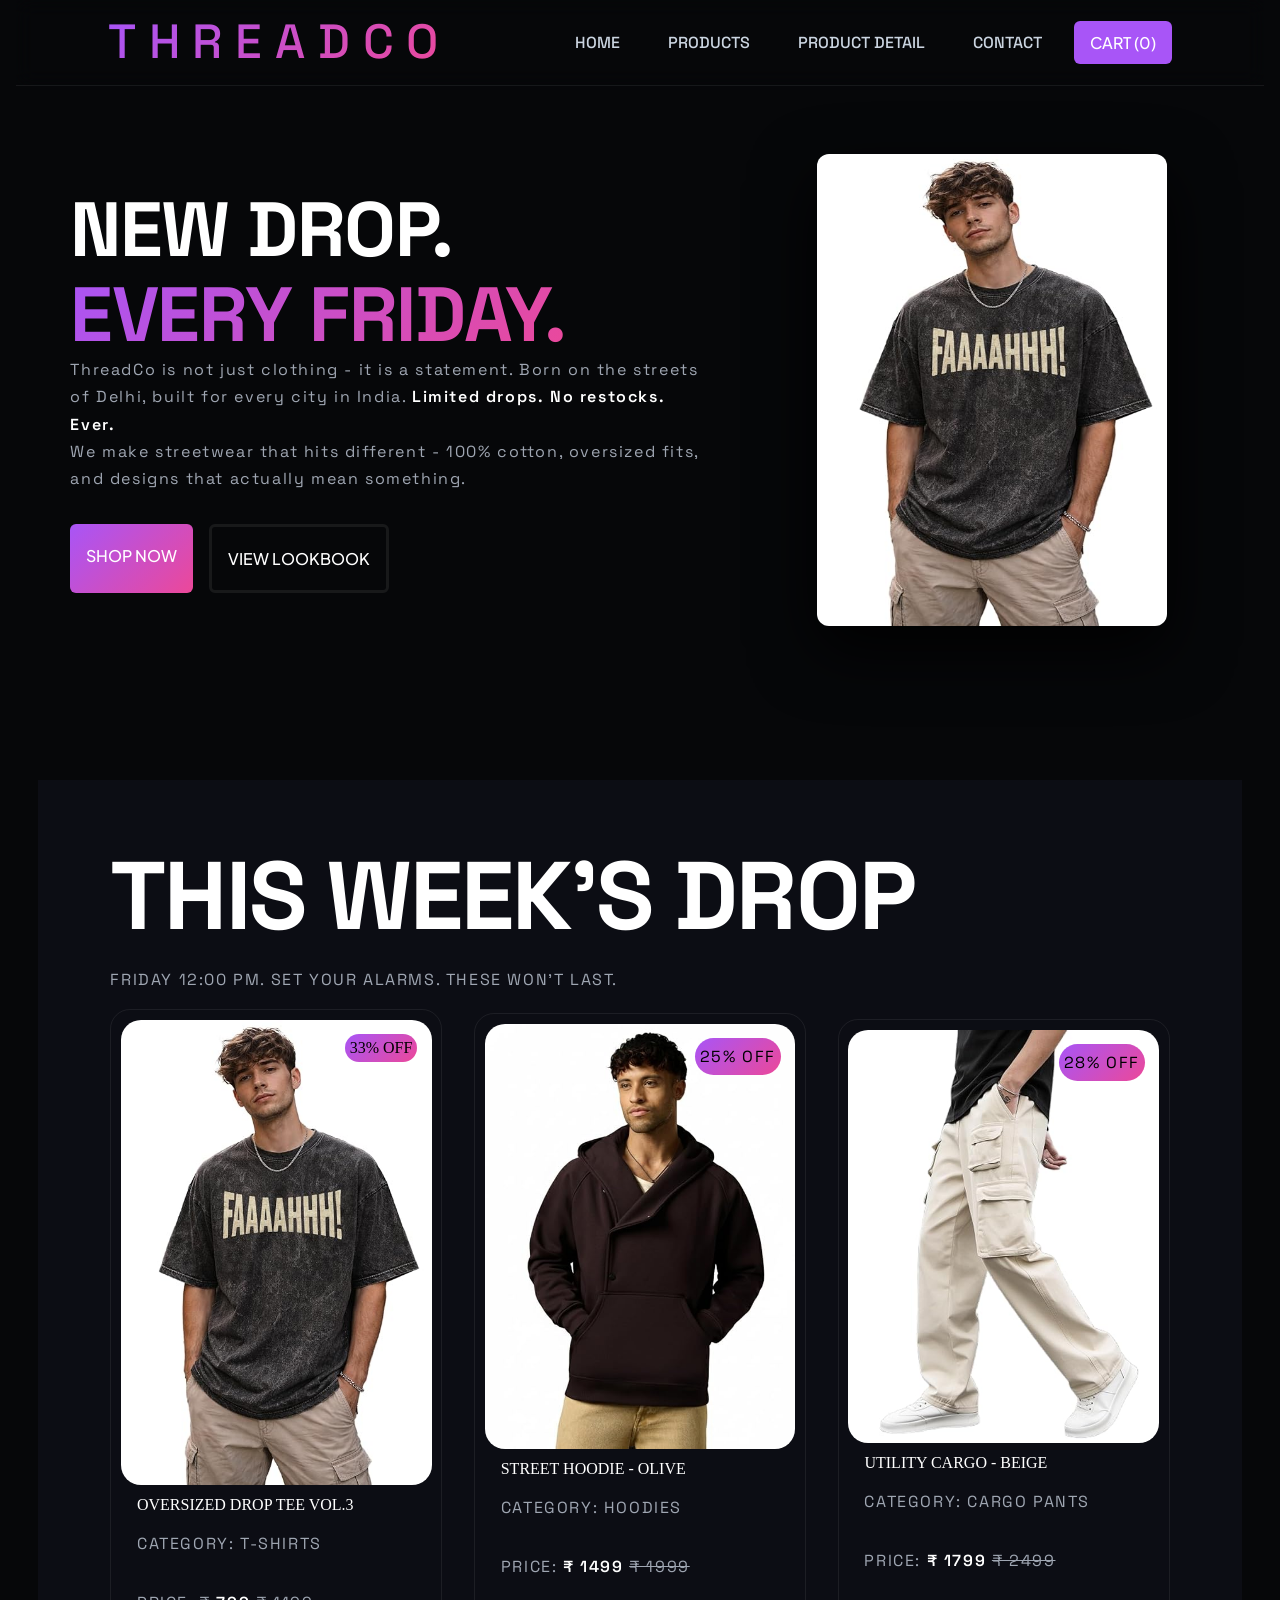
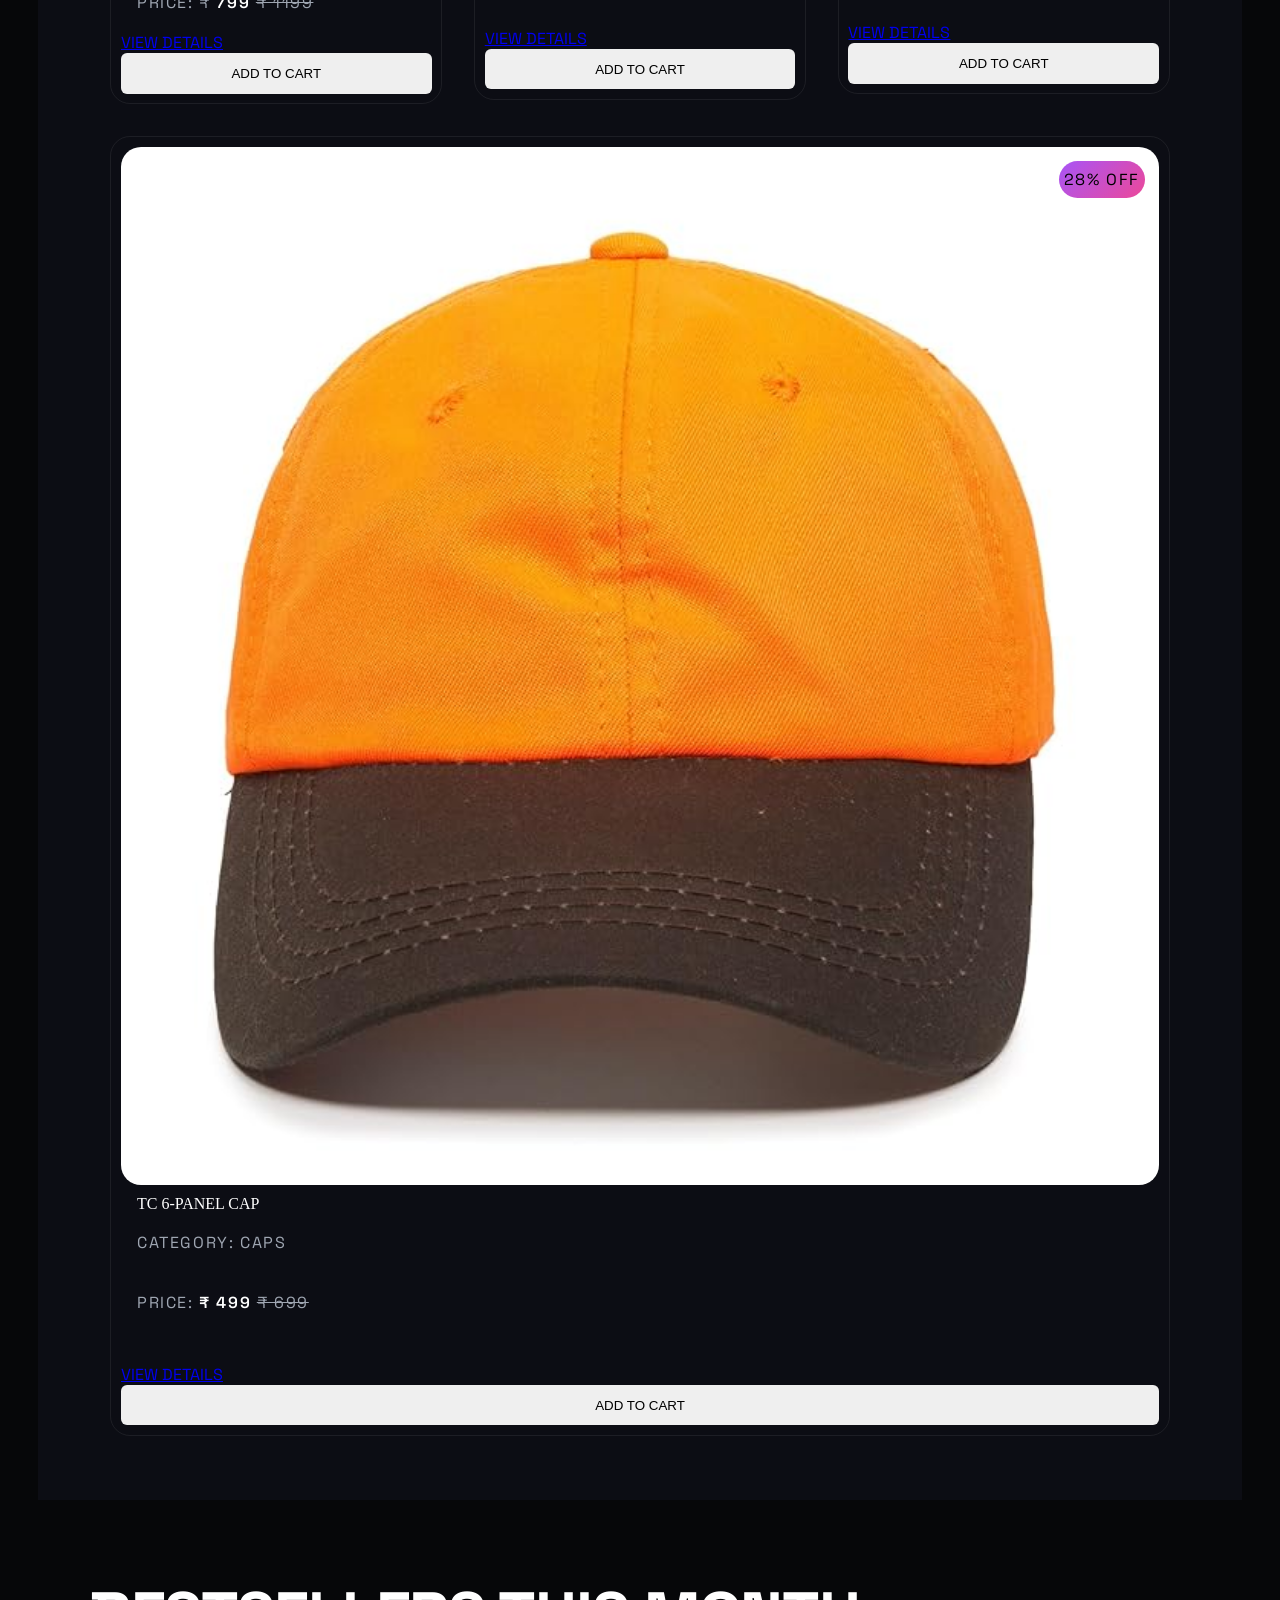
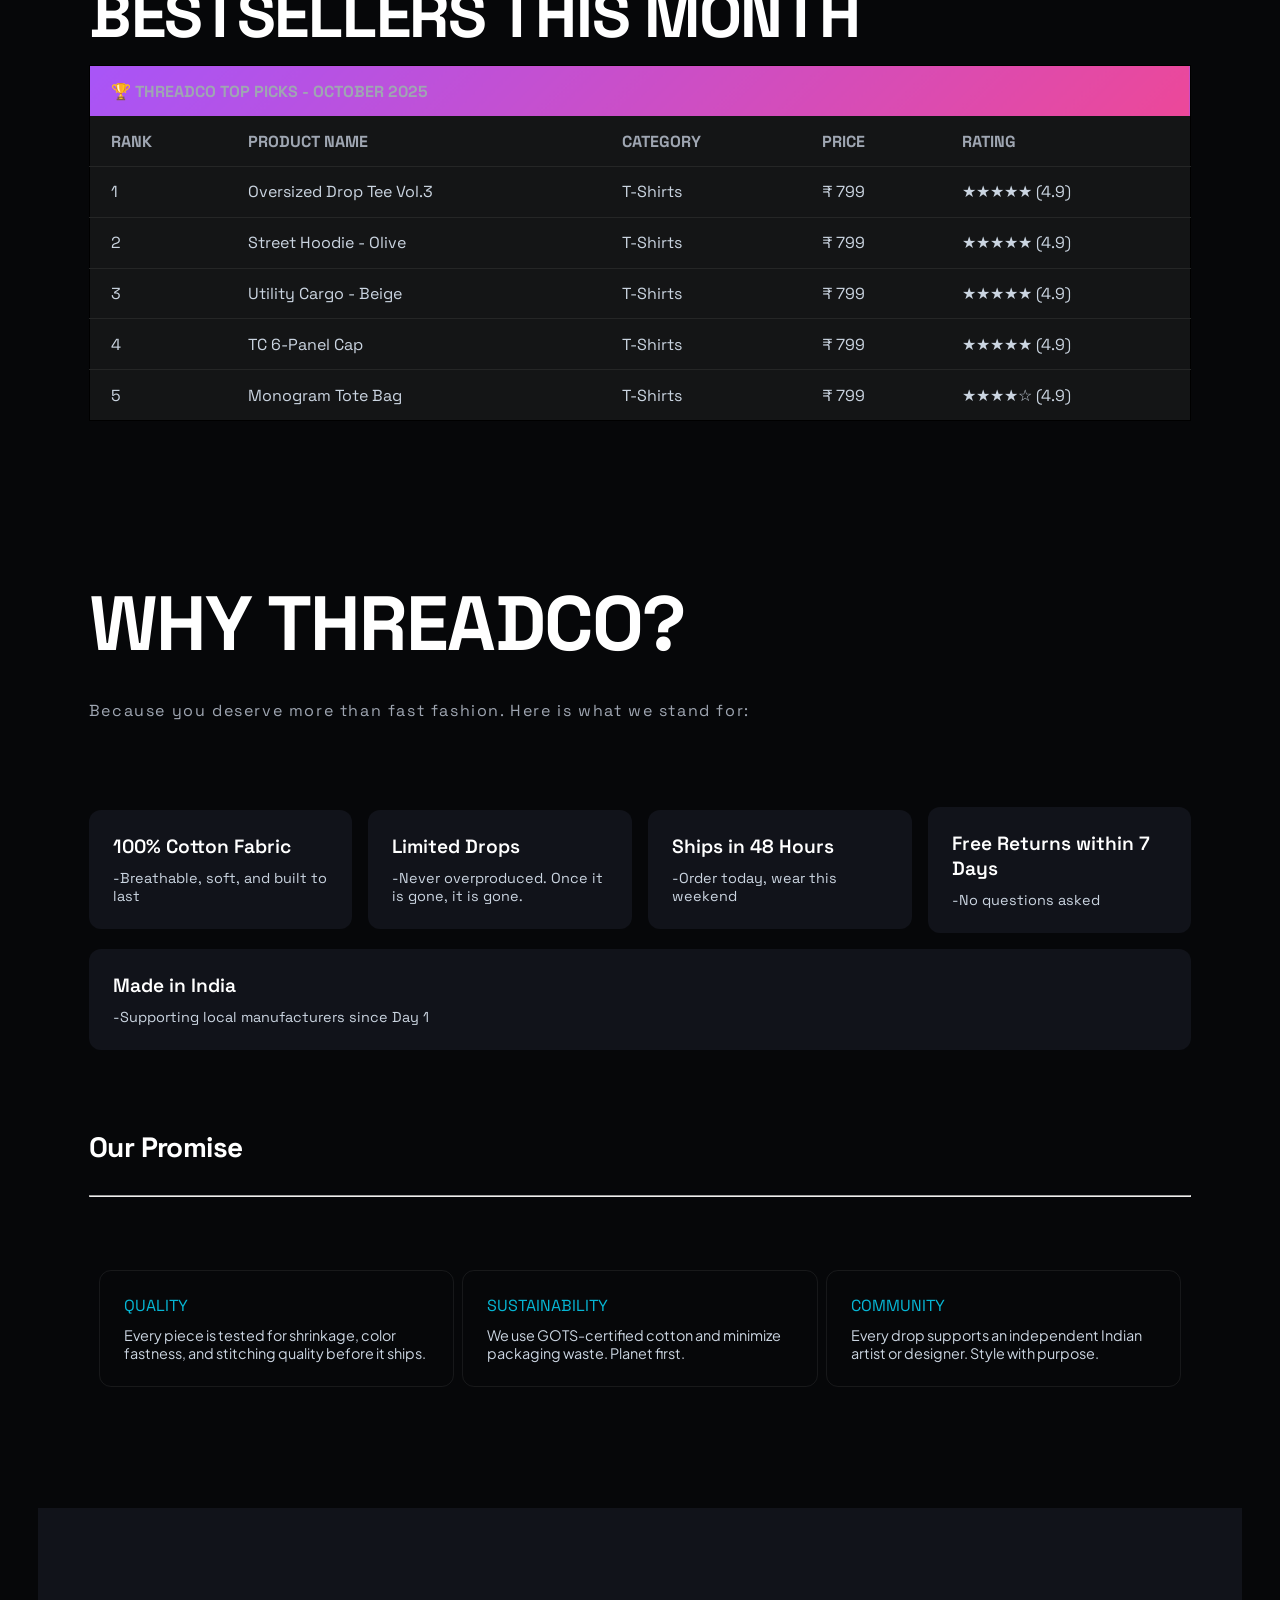
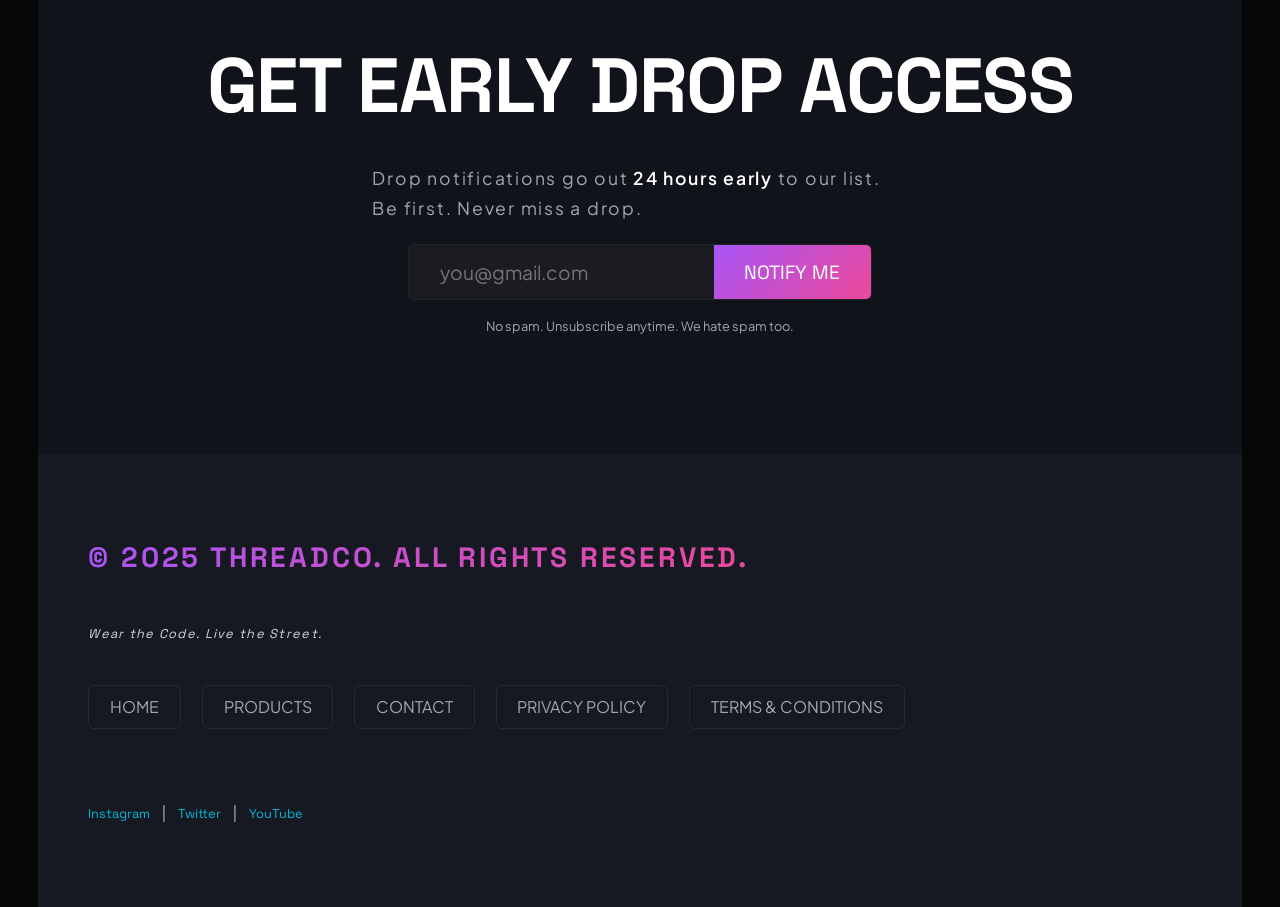
<file: src/index.html>
<!doctype html>
<html lang="en">
	<head>
		<meta charset="UTF-8" />
		<meta name="viewport" content="width=device-width, initial-scale=1.0" />
		<title>ThreadCo - Wear the Code. Live the Street.</title>
		<style>
			table,
			tr,
			td,
			th {
				border: 1px solid black;
				border-collapse: collapse;
			}
		</style>
		<link rel="stylesheet" href="style.css" />
	</head>

	<body class="main-body">
		<header>
			<h2>THREADCO</h2>
			<nav>
				<a href="index.html">HOME</a>
				<a href="products.html">PRODUCTS</a>
				<a href="product.html">PRODUCT DETAIL</a>
				<a href="contact.html">CONTACT</a>
				<a href="#" class="cart">CART (0)</a>
			</nav>
		</header>

		<main>
			<section id="hero">
				<div class="left-hero">
					<h1>
						New Drop. <br />
						<span id="gradient-text">Every Friday.</span>
					</h1>
					<p>
						ThreadCo is not just clothing - it is a statement. Born
						on the streets of Delhi, built for every city in India.
						<strong>Limited drops. No restocks. Ever.</strong>
					</p>
					<p>
						We make streetwear that hits different - 100% cotton,
						oversized fits, and designs that actually mean
						something.
					</p>
					<div id="cta">
						<a href="products.html" class="btn1">Shop Now</a>
						<a href="products.html" class="btn2">View Lookbook</a>
					</div>
				</div>
				<div class="right-hero">
					<img src="Assets/images/product 1.jpg" alt="" />
				</div>
			</section>

			<section class="sell-section">
				<h2>This Week's Drop</h2>
				<p>Friday 12:00 PM. Set your alarms. These won't last.</p>

				<section id="items">
					<article class="item">
						<figure>
							<img
								src="Assets/images/product 1.jpg"
								alt="ThreadCo Oversized Drop Tee Vol.3 in Black" />
							<figcaption>Oversized Drop Tee Vol.3</figcaption>
						</figure>

						<p>Category: T-Shirts</p>
						<p>
							Price: &#8377; <strong>799</strong>
							<s>&#8377; 1199</s>
						</p>
						<mark>33% OFF</mark>

						<a href="product.html">View Details</a>
						<button type="button">Add to Cart</button>
					</article>

					<article class="item">
						<figure>
							<img
								src="Assets/images/product 2.jpg"
								alt="ThreadCo Street Hoodie in Olive Green" />
							<figcaption>Street Hoodie - Olive</figcaption>
						</figure>

						<p>Category: <span>Hoodies</span></p>
						<p>
							Price: <strong>&#8377; 1499</strong>
							<s>&#8377; 1999</s>
						</p>
						<p><mark>25% OFF</mark></p>
						<a href="product.html">View Details</a>
						<button type="button">Add to Cart</button>
					</article>

					<article class="item">
						<figure>
							<img
								src="Assets/images/product 3.jpg"
								alt="ThreadCo Cargo Pants in Beige" />
							<figcaption>Utility Cargo - Beige</figcaption>
						</figure>
						<p>Category: <span>Cargo Pants</span></p>
						<p>
							Price: <strong>&#8377; 1799</strong>
							<s>&#8377; 2499</s>
						</p>
						<p><mark>28% OFF</mark></p>
						<a href="product.html">View Details</a>
						<button type="button">Add to Cart</button>
					</article>

					<article class="item">
						<figure>
							<img
								src="Assets/images/product 4.jpg"
								alt="ThreadCo 6-Panel Cap in Black" />
							<figcaption>TC 6-Panel Cap</figcaption>
						</figure>
						<p>Category: <span>Caps</span></p>
						<p>
							Price: <strong>&#8377; 499</strong>
							<s>&#8377; 699</s>
						</p>
						<p><mark>28% OFF</mark></p>
						<a href="product.html">View Details</a>
						<button type="button">Add to Cart</button>
					</article>
				</section>
			</section>

			<section class="sellingList">
				<h2>Bestsellers This Month</h2>
				<table>
					<tr>
						<th class="heading" colspan="5">
							&#127942; ThreadCo Top Picks - October 2025
						</th>
					</tr>
					<tr>
						<th>Rank</th>
						<th>Product Name</th>
						<th>Category</th>
						<th>Price</th>
						<th>Rating</th>
					</tr>
					<tr>
						<td>1</td>
						<td>Oversized Drop Tee Vol.3</td>
						<td>T-Shirts</td>
						<td>&#8377; 799</td>
						<td>&#9733;&#9733;&#9733;&#9733;&#9733; (4.9)</td>
					</tr>
					<tr>
						<td>2</td>
						<td>Street Hoodie - Olive</td>
						<td>T-Shirts</td>
						<td>&#8377; 799</td>
						<td>&#9733;&#9733;&#9733;&#9733;&#9733; (4.9)</td>
					</tr>
					<tr>
						<td>3</td>
						<td>Utility Cargo - Beige</td>
						<td>T-Shirts</td>
						<td>&#8377; 799</td>
						<td>&#9733;&#9733;&#9733;&#9733;&#9733; (4.9)</td>
					</tr>
					<tr>
						<td>4</td>
						<td>TC 6-Panel Cap</td>
						<td>T-Shirts</td>
						<td>&#8377; 799</td>
						<td>&#9733;&#9733;&#9733;&#9733;&#9733; (4.9)</td>
					</tr>
					<tr>
						<td>5</td>
						<td>Monogram Tote Bag</td>
						<td>T-Shirts</td>
						<td>&#8377; 799</td>
						<td>&#9733;&#9733;&#9733;&#9733;&#9734; (4.9)</td>
					</tr>
				</table>
			</section>

			<section class="promises">
				<h2>Why ThreadCo?</h2>
				<p>
					Because you deserve more than fast fashion. Here is what we
					stand for:
				</p>
				<ul>
					<li>
						<strong>100% Cotton Fabric </strong> -Breathable, soft,
						and built to last
					</li>
					<li>
						<strong>Limited Drops </strong> -Never overproduced.
						Once it is gone, it is gone.
					</li>
					<li>
						<strong>Ships in 48 Hours </strong> -Order today, wear
						this weekend
					</li>
					<li>
						<strong>Free Returns within 7 Days </strong> -No
						questions asked
					</li>
					<li>
						<strong>Made in India </strong> -Supporting local
						manufacturers since Day 1
					</li>
				</ul>

				<h3>Our Promise</h3>
				<hr>
				<dl>
					<section>
						<dt>Quality</dt>
						<dd>
							Every piece is tested for shrinkage, color fastness,
							and stitching quality before it ships.
						</dd>
					</section>

					<section>
						<dt>Sustainability</dt>
						<dd>
							We use GOTS-certified cotton and minimize packaging
							waste. Planet first.
						</dd>
					</section>

					<section>
						<dt>Community</dt>
						<dd>
							Every drop supports an independent Indian artist or
							designer. Style with purpose.
						</dd>
					</section>
				</dl>
			</section>

			<section class="mail">
				<h2>Get Early Drop Access</h2>
				<p>
					Drop notifications go out <strong>24 hours early</strong> to
					our list. Be first. Never miss a drop.
				</p>
				<form action="">
					<!-- <label for="email">Your Email:</label> -->
					<input
						type="email"
						id="email"
						name="email"
						placeholder="you@gmail.com"
						required />
					<button type="submit">Notify Me</button>
				</form>
				<br />
				<small>No spam. Unsubscribe anytime. We hate spam too.</small>
			</section>
		</main>

		<footer>
			<p id="top-para">&copy; 2025 ThreadCo. All rights reserved.</p>
			<p id="em"><em>Wear the Code. Live the Street.</em></p>
			<nav>
				<ul>
					<li><a href="index.html">Home</a></li>
					<li><a href="products.html">Products</a></li>
					<li><a href="contact.html">Contact</a></li>
					<li><a href="#">Privacy Policy</a></li>
					<li><a href="#">Terms &amp; Conditions</a></li>
				</ul>
			</nav>

			<p id="link">
				<a href="https://instagram.com" target="_blank">Instagram</a>
				&nbsp;|&nbsp;
				<a href="https://twitter.com" target="_blank">Twitter</a>
				&nbsp;|&nbsp;
				<a href="https://youtube.com" target="_blank">YouTube</a>
			</p>
		</footer>
	</body>
</html>
</file>
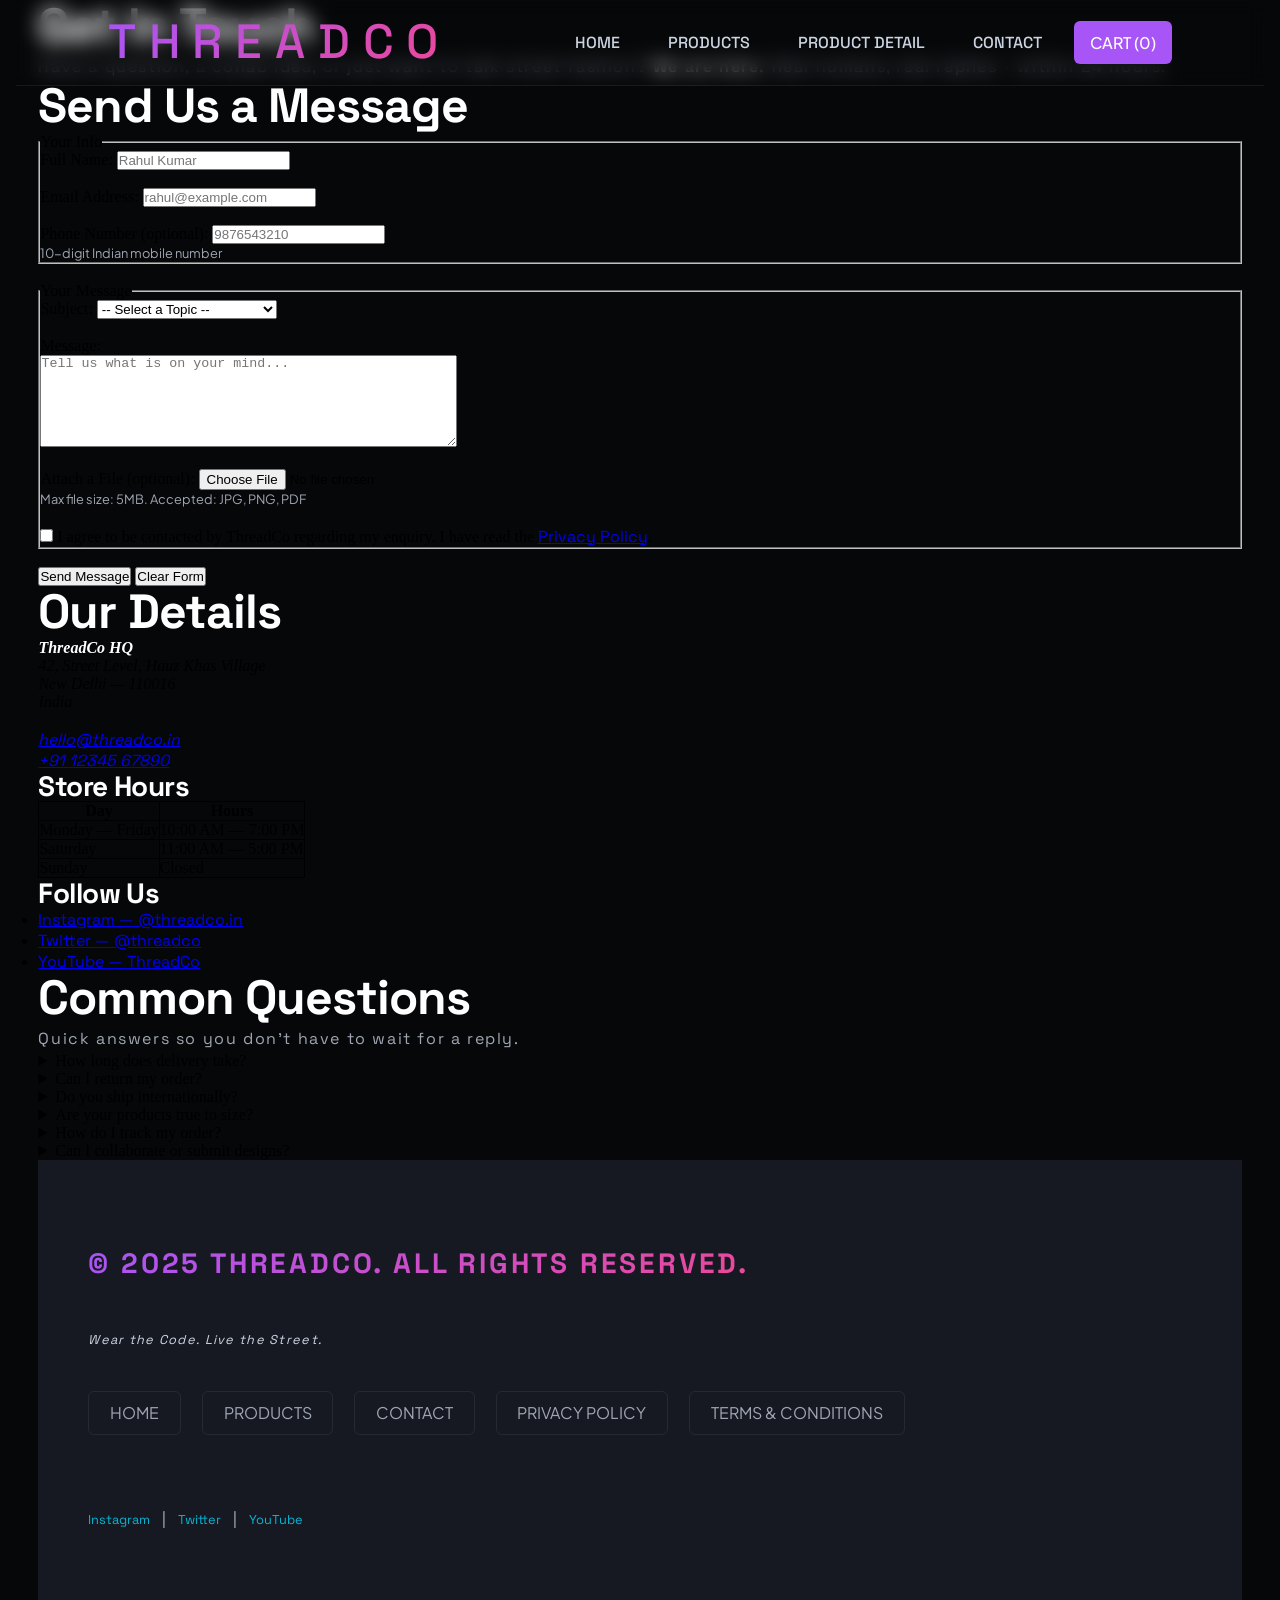
<file: src/contact.html>
<!doctype html>
<html lang="en">
	<head>
		<meta charset="UTF-8" />
		<meta name="viewport" content="width=device-width, initial-scale=1.0" />
		<title>Contact - ThreadCo</title>
		<style>
			table,
			tr,
			td,
			th {
				border: 1px solid black;
				border-collapse: collapse;
			}
		</style>
        <link rel="stylesheet" href="style.css">
	</head>

	<body>
		<header>
			<h2>THREADCO</h2>
			<nav>
				<a href="index.html">HOME</a>
				<a href="products.html">PRODUCTS</a>
				<a href="product.html">PRODUCT DETAIL</a>
				<a href="contact.html">CONTACT</a>
				<a href="#" class="cart">CART (0)</a>
			</nav>
		</header>

		<main>
			<section>
				<h2>Get In Touch</h2>
				<p>
					Have a question, a collab idea, or just want to talk street
					fashion? <strong>We are here.</strong> Real humans, real
					replies - within 24 hours.
				</p>
			</section>

			<section>
				<h2>Send Us a Message</h2>

				<form action="">
					<fieldset>
						<legend>Your Info</legend>

						<label for="fullname">Full Name:</label>
						<input
							type="text"
							id="fullname"
							name="fullname"
							placeholder="Rahul Kumar"
							required
							minlength="2"
							maxlength="60" />
						<br /><br />

						<label for="email">Email Address:</label>
						<input
							type="email"
							id="email"
							name="email"
							placeholder="rahul@example.com"
							required />
						<br /><br />

						<label for="phone">Phone Number (optional):</label>
						<input
							type="tel"
							id="phone"
							name="phone"
							placeholder="9876543210" />
						<br />
						<small>10-digit Indian mobile number</small>
					</fieldset>

					<br />

					<fieldset>
						<legend>Your Message</legend>

						<label for="subject">Subject:</label>
						<select id="subject" name="subject" required>
							<option value="">-- Select a Topic --</option>
							<option value="order-issue">Order Issue</option>
							<option value="return-refund">
								Return / Refund
							</option>
							<option value="collaboration">
								Collaboration / Partnership
							</option>
							<option value="wholesale">Wholesale Enquiry</option>
							<option value="general">General Query</option>
						</select>
						<br /><br />

						<label for="message">Message:</label>
						<br />
						<textarea
							id="message"
							name="message"
							rows="6"
							cols="50"
							placeholder="Tell us what is on your mind..."
							required
							minlength="20"></textarea>
						<br /><br />

						<label for="attachment"
							>Attach a File (optional):</label
						>
						<input type="file" id="attachment" name="attachment" />
						<br />
						<small
							>Max file size: 5MB. Accepted: JPG, PNG, PDF</small
						>
						<br /><br />

						<input
							type="checkbox"
							id="consent"
							name="consent"
							required />
						<label for="consent">
							I agree to be contacted by ThreadCo regarding my
							enquiry. I have read the
							<a href="#">Privacy Policy</a>.
						</label>
					</fieldset>

					<br />

					<button type="submit">Send Message</button>
					<button type="reset">Clear Form</button>
				</form>
			</section>

			<section>
				<h2>Our Details</h2>

				<address>
					<strong>ThreadCo HQ</strong> <br />
					42, Street Level, Hauz Khas Village <br />
					New Delhi — 110016 <br />
					India
					<br /><br />
					<a href="mailto:hello@threadco.in">hello@threadco.in</a>
					<br />
					<a href="tel:+911234567890">+91 12345 67890</a>
				</address>

				<h3>Store Hours</h3>

				<table>
					<tr>
						<th>Day</th>
						<th>Hours</th>
					</tr>
					<tr>
						<td>Monday — Friday</td>
						<td>10:00 AM — 7:00 PM</td>
					</tr>
					<tr>
						<td>Saturday</td>
						<td>11:00 AM — 5:00 PM</td>
					</tr>
					<tr>
						<td>Sunday</td>
						<td>Closed</td>
					</tr>
				</table>

				<h3>Follow Us</h3>
				<ul>
					<li>
						<a href="https://instagram.com" target="_blank"
							>Instagram &mdash; @threadco.in</a
						>
					</li>
					<li>
						<a href="https://twitter.com" target="_blank"
							>Twitter &mdash; @threadco</a
						>
					</li>
					<li>
						<a href="https://youtube.com" target="_blank"
							>YouTube &mdash; ThreadCo</a
						>
					</li>
				</ul>
			</section>

			<section>
				<h2>Common Questions</h2>
				<p>
					Quick answers so you don&rsquo;t have to wait for a reply.
				</p>
				<details>
					<summary>How long does delivery take?</summary>
					<p>
						We ship within <strong>48 hours</strong> of order
						confirmation. Standard delivery takes
						<strong>3&mdash;5 business days</strong> across India.
						Express delivery (1&mdash;2 days) is available at
						checkout for select pin codes.
					</p>
				</details>

				<details>
					<summary>Can I return my order?</summary>
					<p>
						Yes! We offer
						<strong>free returns within 7 days</strong> of delivery.
						The item must be unworn, unwashed, and in its original
						packaging with all tags attached. Initiate your return
						from the Orders section of your account.
					</p>
				</details>

				<details>
					<summary>Do you ship internationally?</summary>
					<p>
						Not yet &mdash; but we&rsquo;re working on it.
						International shipping is planned for early 2026. Sign
						up for our newsletter to get notified first.
					</p>
				</details>

				<details>
					<summary>Are your products true to size?</summary>
					<p>
						ThreadCo tees and hoodies are
						<strong>oversized by design</strong>. If you prefer a
						more fitted look, we recommend sizing down. Check the
						<a href="product.html#size-chart">Size Guide</a> on any
						product page for exact measurements.
					</p>
				</details>

				<details>
					<summary>How do I track my order?</summary>
					<p>
						Once your order ships, you will receive a tracking link
						via SMS and email. You can also track your order by
						entering your order ID on our
						<a href="#">Order Tracking page</a>.
					</p>
				</details>

				<details>
					<summary>Can I collaborate or submit designs?</summary>
					<p>
						Absolutely. ThreadCo works with independent Indian
						artists on every drop. If you have a design concept or
						want to collab, reach out via the form above and select
						<strong
							>&ldquo;Collaboration / Partnership&rdquo;</strong
						>
						as the subject. We read every single message.
					</p>
				</details>
			</section>
		</main>

		<footer>
			<p id="top-para">&copy; 2025 ThreadCo. All rights reserved.</p>
			<p id="em"><em>Wear the Code. Live the Street.</em></p>
			<nav>
				<ul>
					<li><a href="index.html">Home</a></li>
					<li><a href="products.html">Products</a></li>
					<li><a href="contact.html">Contact</a></li>
					<li><a href="#">Privacy Policy</a></li>
					<li><a href="#">Terms &amp; Conditions</a></li>
				</ul>
			</nav>

			<p id="link">
				<a href="https://instagram.com" target="_blank">Instagram</a>
				&nbsp;|&nbsp;
				<a href="https://twitter.com" target="_blank">Twitter</a>
				&nbsp;|&nbsp;
				<a href="https://youtube.com" target="_blank">YouTube</a>
			</p>
		</footer>
	</body>
</html>
</file>
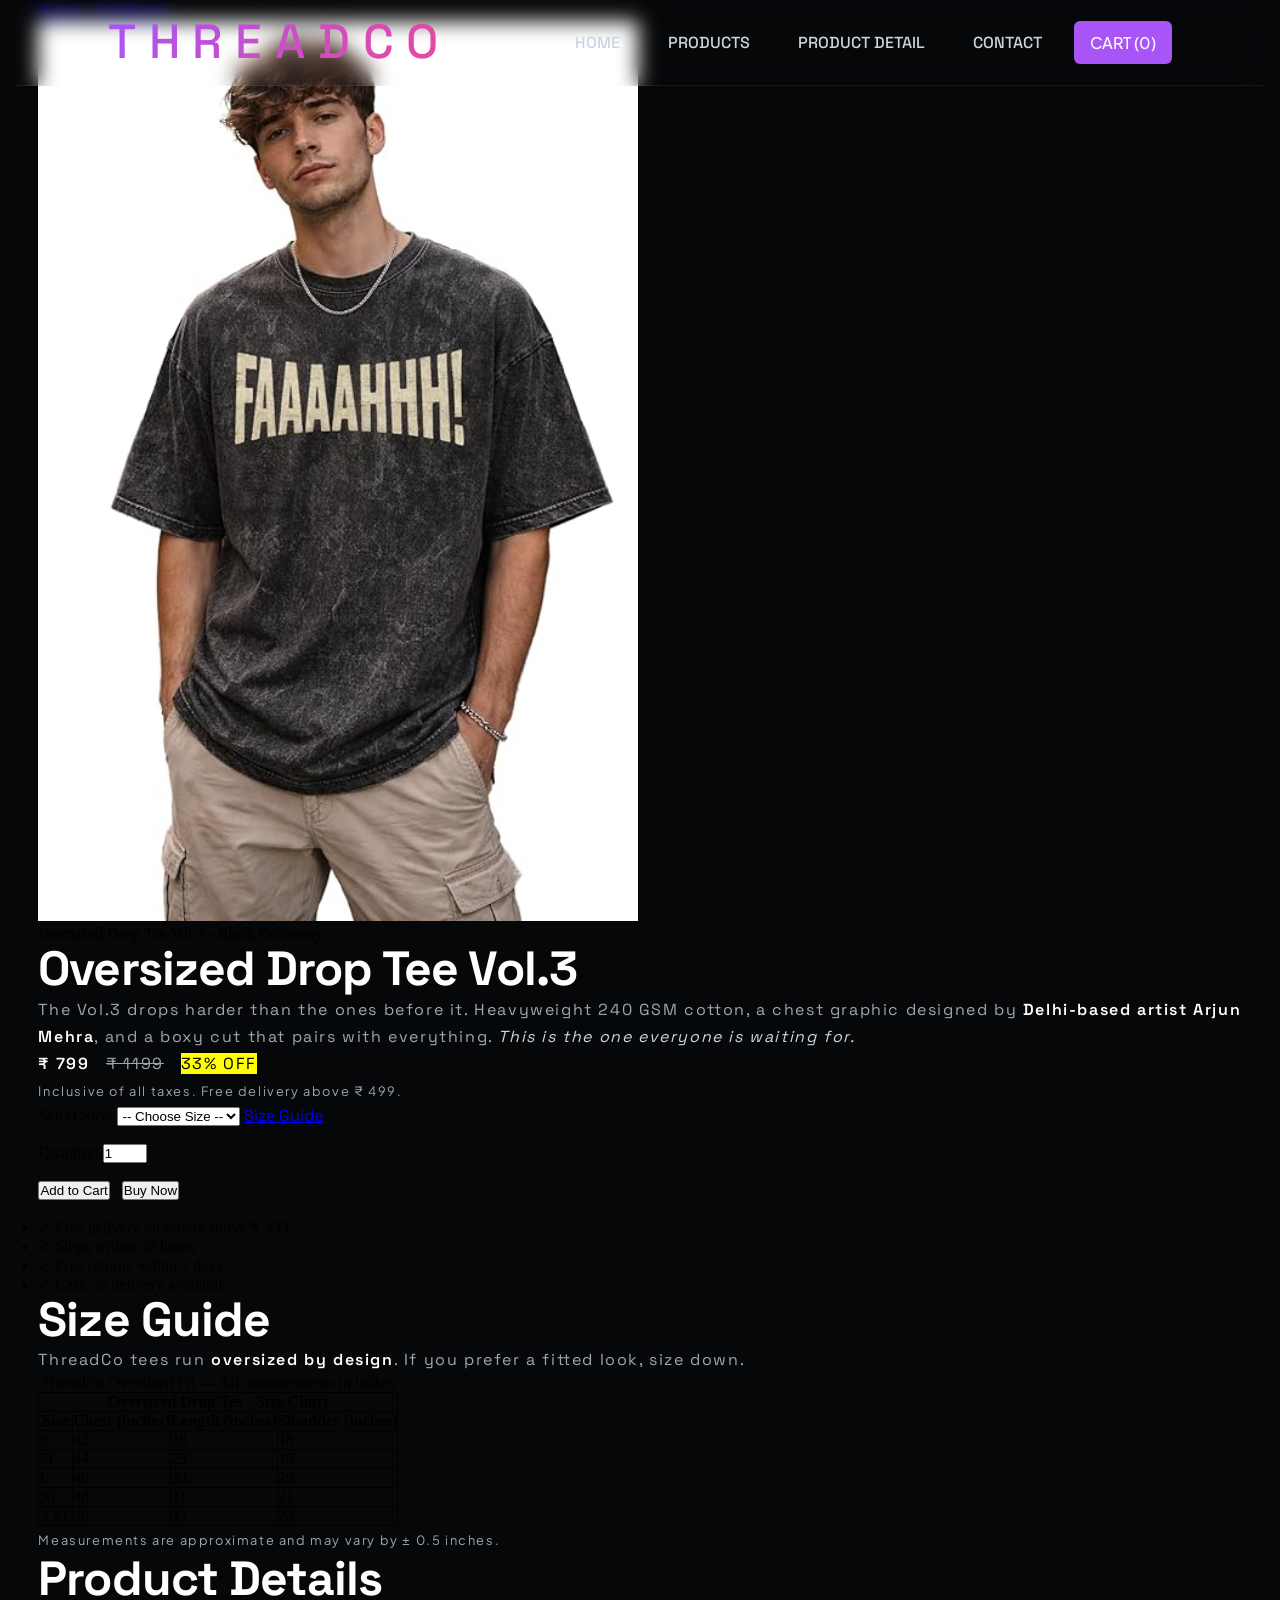
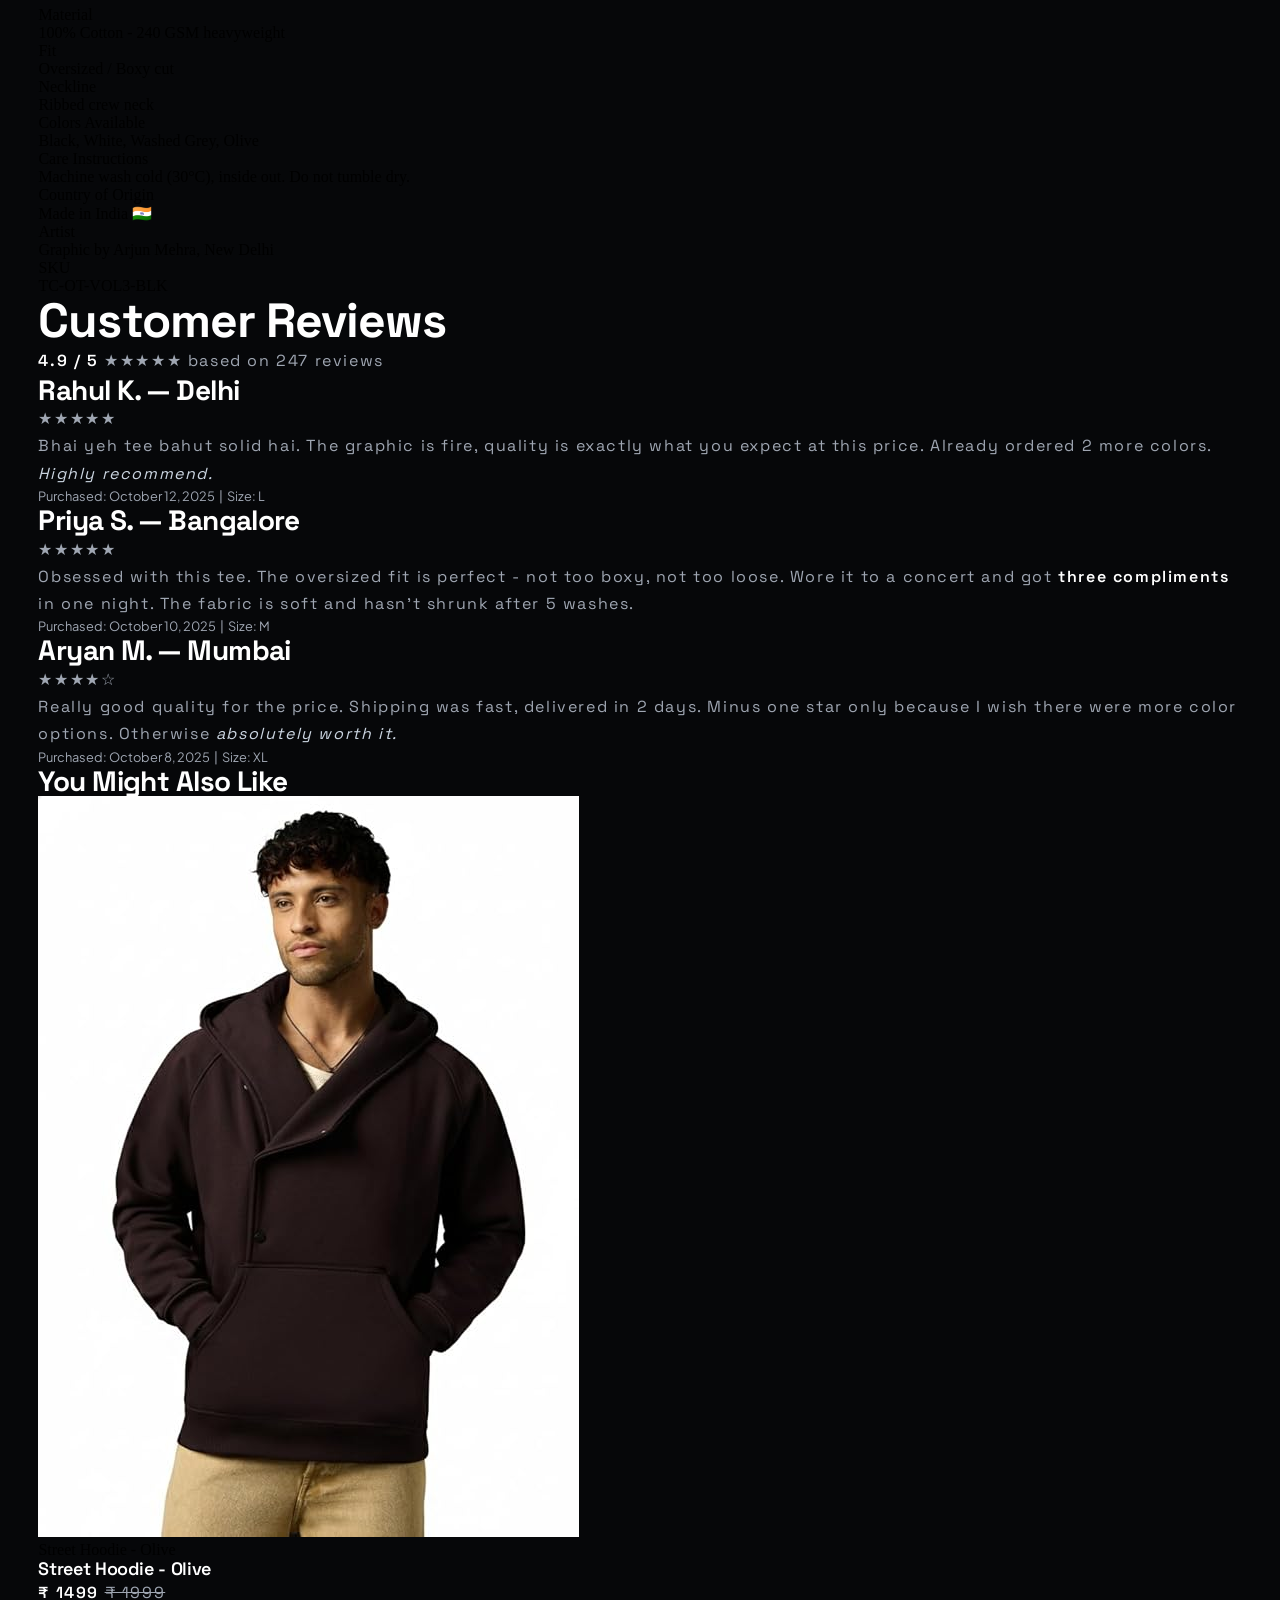
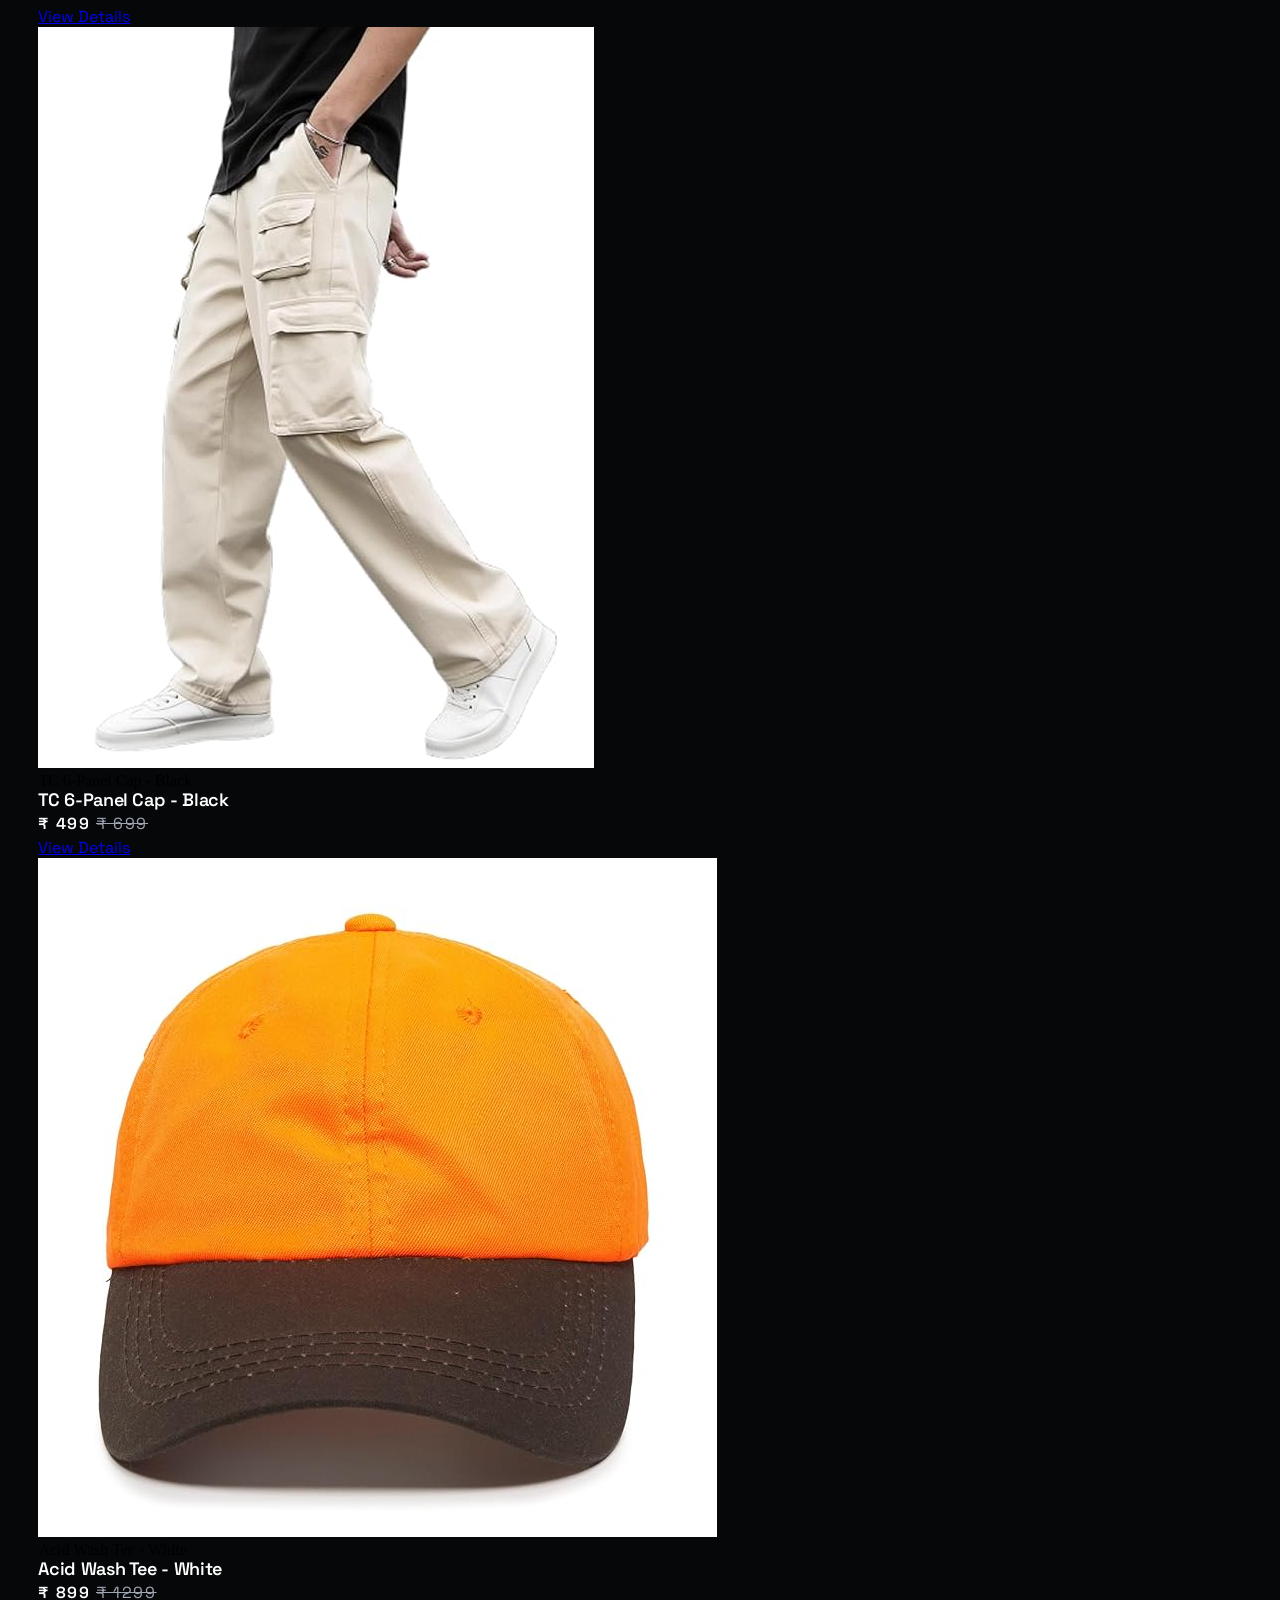
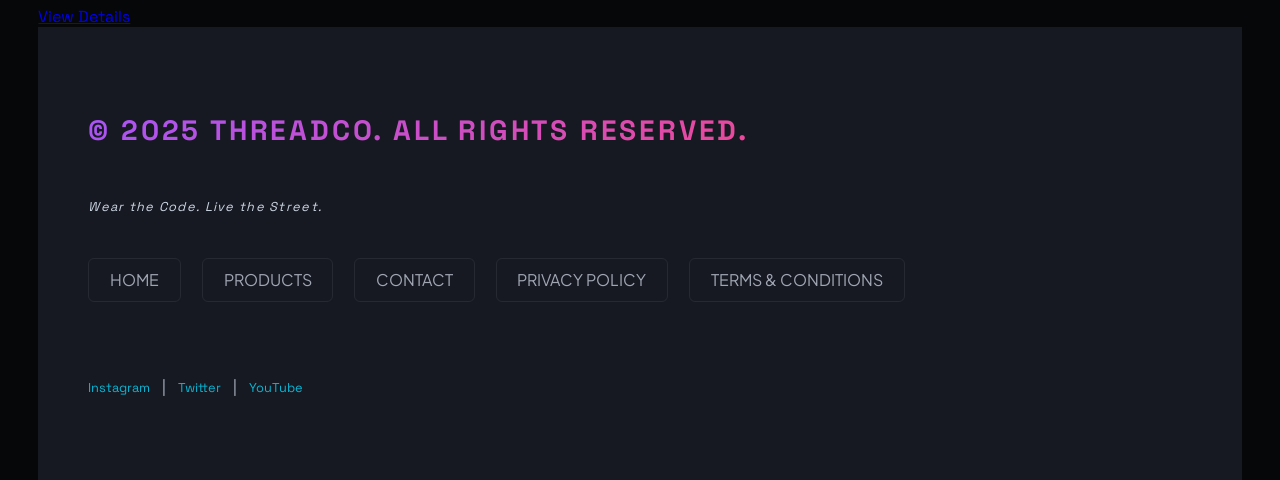
<file: src/product.html>
<!doctype html>
<html lang="en">
	<head>
		<meta charset="UTF-8" />
		<meta name="viewport" content="width=device-width, initial-scale=1.0" />
		<title>Contact - ThreadCo</title>
		<style>
			table,
			tr,
			td,
			th {
				border: 1px solid black;
				border-collapse: collapse;
			}
		</style>
		<link rel="stylesheet" href="style.css" />
	</head>

	<body>
		<header>
			<h2>THREADCO</h2>
			<nav>
				<a href="index.html">HOME</a>
				<a href="products.html">PRODUCTS</a>
				<a href="product.html">PRODUCT DETAIL</a>
				<a href="contact.html">CONTACT</a>
				<a href="#" class="cart">CART (0)</a>
			</nav>
		</header>

		<main>
			<nav>
				<a href="index.html">Home</a>
				&rsaquo;
				<a href="products.html">Products</a>
				&rsaquo; Oversized Drop Tee Vol.3
			</nav>

			<section>
				<figure>
					<img
						src="Assets/images/product 1.jpg"
						alt="ThreadCo Oversized Drop Tee Vol.3 - front view, black colorway"
						width="600" />
					<figcaption>
						Oversized Drop Tee Vol.3 - Black Colorway
					</figcaption>
				</figure>

				<div>
					<h2>Oversized Drop Tee Vol.3</h2>
					<p>
						The Vol.3 drops harder than the ones before it.
						Heavyweight 240 GSM cotton, a chest graphic designed by
						<strong>Delhi-based artist Arjun Mehra</strong>, and a
						boxy cut that pairs with everything.
						<em>This is the one everyone is waiting for.</em>
					</p>

					<p>
						<strong>&#8377; 799</strong>
						&nbsp;
						<s>&#8377; 1199</s>
						&nbsp;
						<mark>33% OFF</mark>
					</p>

					<p>
						<small
							>Inclusive of all taxes. Free delivery above &#8377;
							499.</small
						>
					</p>

					<label for="size-select">Select Size:</label>
					<select id="size-select" name="size">
						<option value="">-- Choose Size --</option>
						<option value="S">S</option>
						<option value="M">M</option>
						<option value="L">L</option>
						<option value="XL">XL</option>
						<option value="XXL">XXL</option>
					</select>
					<a href="#size-chart">Size Guide</a>

					<br /><br />

					<label for="quantity">Quantity:</label>
					<input
						type="number"
						id="quantity"
						name="quantity"
						value="1"
						min="1"
						max="10" />

					<br /><br />

					<button type="button">Add to Cart</button>
					&nbsp;
					<button type="button">Buy Now</button>

					<br /><br />

					<ul>
						<li>
							&#10003; Free delivery on orders above &#8377; 499
						</li>
						<li>&#10003; Ships within 48 hours</li>
						<li>&#10003; Free returns within 7 days</li>
						<li>&#10003; Cash on delivery available</li>
					</ul>
				</div>
			</section>

			<section id="size-chart">
				<h2>Size Guide</h2>
				<p>
					ThreadCo tees run <strong>oversized by design</strong>. If
					you prefer a fitted look, size down.
				</p>

				<table>
					<caption>
						ThreadCo Oversized Fit &mdash; All measurements in
						inches
					</caption>
					<tr>
						<th colspan="4">Oversized Drop Tee - Size Chart</th>
					</tr>
					<tr>
						<th>Size</th>
						<th>Chest (inches)</th>
						<th>Length (inches)</th>
						<th>Shoulder (inches)</th>
					</tr>
					<tr>
						<td>S</td>
						<td>42</td>
						<td>28</td>
						<td>18</td>
					</tr>
					<tr>
						<td>M</td>
						<td>44</td>
						<td>29</td>
						<td>19</td>
					</tr>
					<tr>
						<td>L</td>
						<td>46</td>
						<td>30</td>
						<td>20</td>
					</tr>
					<tr>
						<td>XL</td>
						<td>48</td>
						<td>31</td>
						<td>21</td>
					</tr>
					<tr>
						<td>XXL</td>
						<td>50</td>
						<td>32</td>
						<td>22</td>
					</tr>
				</table>

				<p>
					<small
						>Measurements are approximate and may vary by &#177; 0.5
						inches.</small
					>
				</p>
			</section>

			<section>
				<h2>Product Details</h2>
				<dl>
					<dt>Material</dt>
					<dd>100% Cotton - 240 GSM heavyweight</dd>

					<dt>Fit</dt>
					<dd>Oversized / Boxy cut</dd>

					<dt>Neckline</dt>
					<dd>Ribbed crew neck</dd>

					<dt>Colors Available</dt>
					<dd>Black, White, Washed Grey, Olive</dd>

					<dt>Care Instructions</dt>
					<dd>
						Machine wash cold (30&deg;C), inside out. Do not tumble
						dry.
					</dd>

					<dt>Country of Origin</dt>
					<dd>Made in India &#127470;&#127475;</dd>

					<dt>Artist</dt>
					<dd>Graphic by Arjun Mehra, New Delhi</dd>

					<dt>SKU</dt>
					<dd>TC-OT-VOL3-BLK</dd>
				</dl>
			</section>

			<section>
				<h2>Customer Reviews</h2>
				<p>
					<strong>4.9 / 5</strong>
					&#9733;&#9733;&#9733;&#9733;&#9733; based on 247 reviews
				</p>

				<article>
					<h3>Rahul K. &mdash; Delhi</h3>
					<p>&#9733;&#9733;&#9733;&#9733;&#9733;</p>
					<p>
						Bhai yeh tee bahut solid hai. The graphic is fire,
						quality is exactly what you expect at this price.
						Already ordered 2 more colors.
						<em>Highly recommend.</em>
					</p>
					<small
						>Purchased: October 12, 2025 &nbsp;|&nbsp; Size:
						L</small
					>
				</article>

				<article>
					<h3>Priya S. &mdash; Bangalore</h3>
					<p>&#9733;&#9733;&#9733;&#9733;&#9733;</p>
					<p>
						Obsessed with this tee. The oversized fit is perfect -
						not too boxy, not too loose. Wore it to a concert and
						got <strong>three compliments</strong> in one night. The
						fabric is soft and hasn't shrunk after 5 washes.
					</p>
					<small
						>Purchased: October 10, 2025 &nbsp;|&nbsp; Size:
						M</small
					>
				</article>

				<article>
					<h3>Aryan M. &mdash; Mumbai</h3>
					<p>&#9733;&#9733;&#9733;&#9733;&#9734;</p>
					<p>
						Really good quality for the price. Shipping was fast,
						delivered in 2 days. Minus one star only because I wish
						there were more color options. Otherwise
						<em>absolutely worth it.</em>
					</p>
					<small
						>Purchased: October 8, 2025 &nbsp;|&nbsp; Size:
						XL</small
					>
				</article>
			</section>

			<section>
				<h3>You Might Also Like</h3>

				<article>
					<figure>
						<img
							src="Assets/images/product 2.jpg"
							alt="ThreadCo Street Hoodie in Olive" />
						<figcaption>Street Hoodie - Olive</figcaption>
					</figure>
					<h4>Street Hoodie - Olive</h4>
					<p><strong>&#8377; 1499</strong> <s>&#8377; 1999</s></p>
					<a href="product.html">View Details</a>
				</article>

				<article>
					<figure>
						<img
							src="Assets/images/product 3.jpg"
							alt="ThreadCo TC 6-Panel Cap in Black" />
						<figcaption>TC 6-Panel Cap - Black</figcaption>
					</figure>
					<h4>TC 6-Panel Cap - Black</h4>
					<p><strong>&#8377; 499</strong> <s>&#8377; 699</s></p>
					<a href="product.html">View Details</a>
				</article>

				<article>
					<figure>
						<img
							src="Assets/images/product 4.jpg"
							alt="ThreadCo Acid Wash Tee in White" />
						<figcaption>Acid Wash Tee - White</figcaption>
					</figure>
					<h4>Acid Wash Tee - White</h4>
					<p><strong>&#8377; 899</strong> <s>&#8377; 1299</s></p>
					<a href="product.html">View Details</a>
				</article>
			</section>
		</main>

		<footer>
			<p id="top-para">&copy; 2025 ThreadCo. All rights reserved.</p>
			<p id="em"><em>Wear the Code. Live the Street.</em></p>
			<nav>
				<ul>
					<li><a href="index.html">Home</a></li>
					<li><a href="products.html">Products</a></li>
					<li><a href="contact.html">Contact</a></li>
					<li><a href="#">Privacy Policy</a></li>
					<li><a href="#">Terms &amp; Conditions</a></li>
				</ul>
			</nav>

			<p id="link">
				<a href="https://instagram.com" target="_blank">Instagram</a>
				&nbsp;|&nbsp;
				<a href="https://twitter.com" target="_blank">Twitter</a>
				&nbsp;|&nbsp;
				<a href="https://youtube.com" target="_blank">YouTube</a>
			</p>
		</footer>
	</body>
</html>
</file>
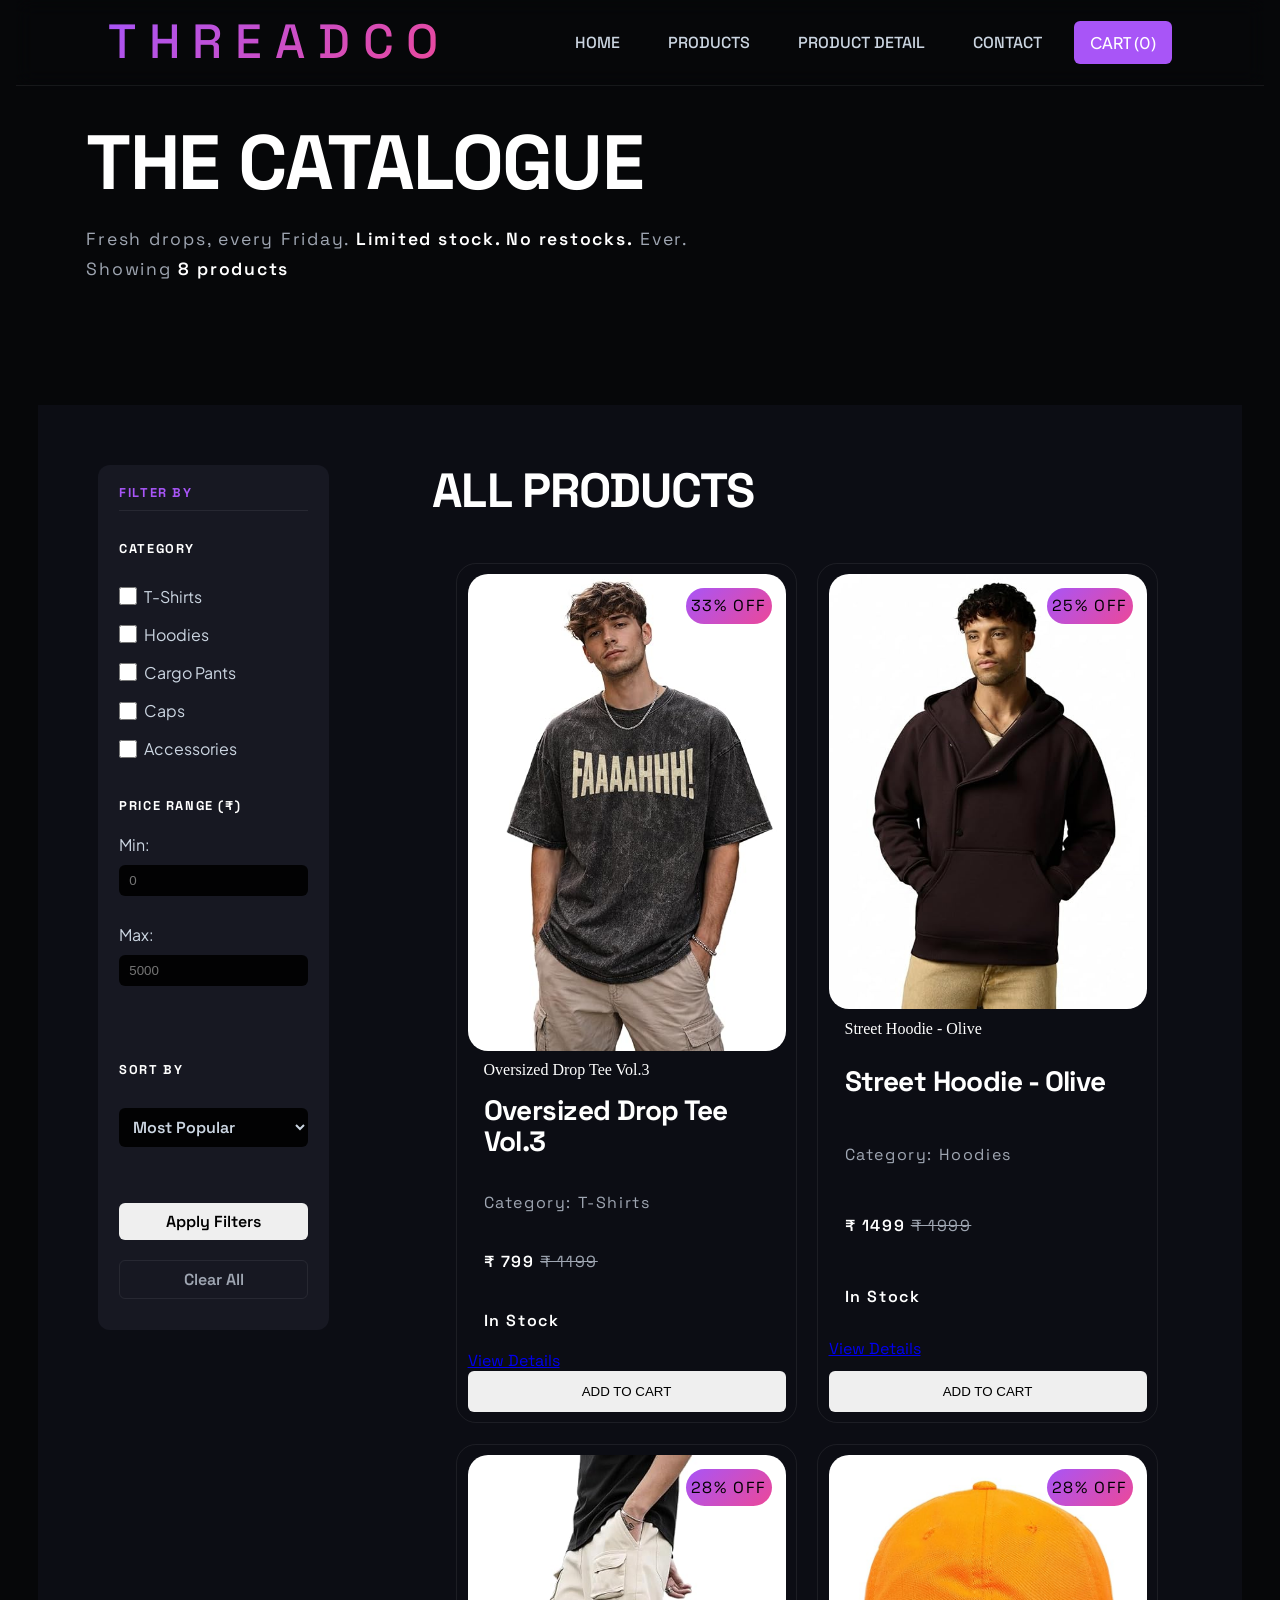
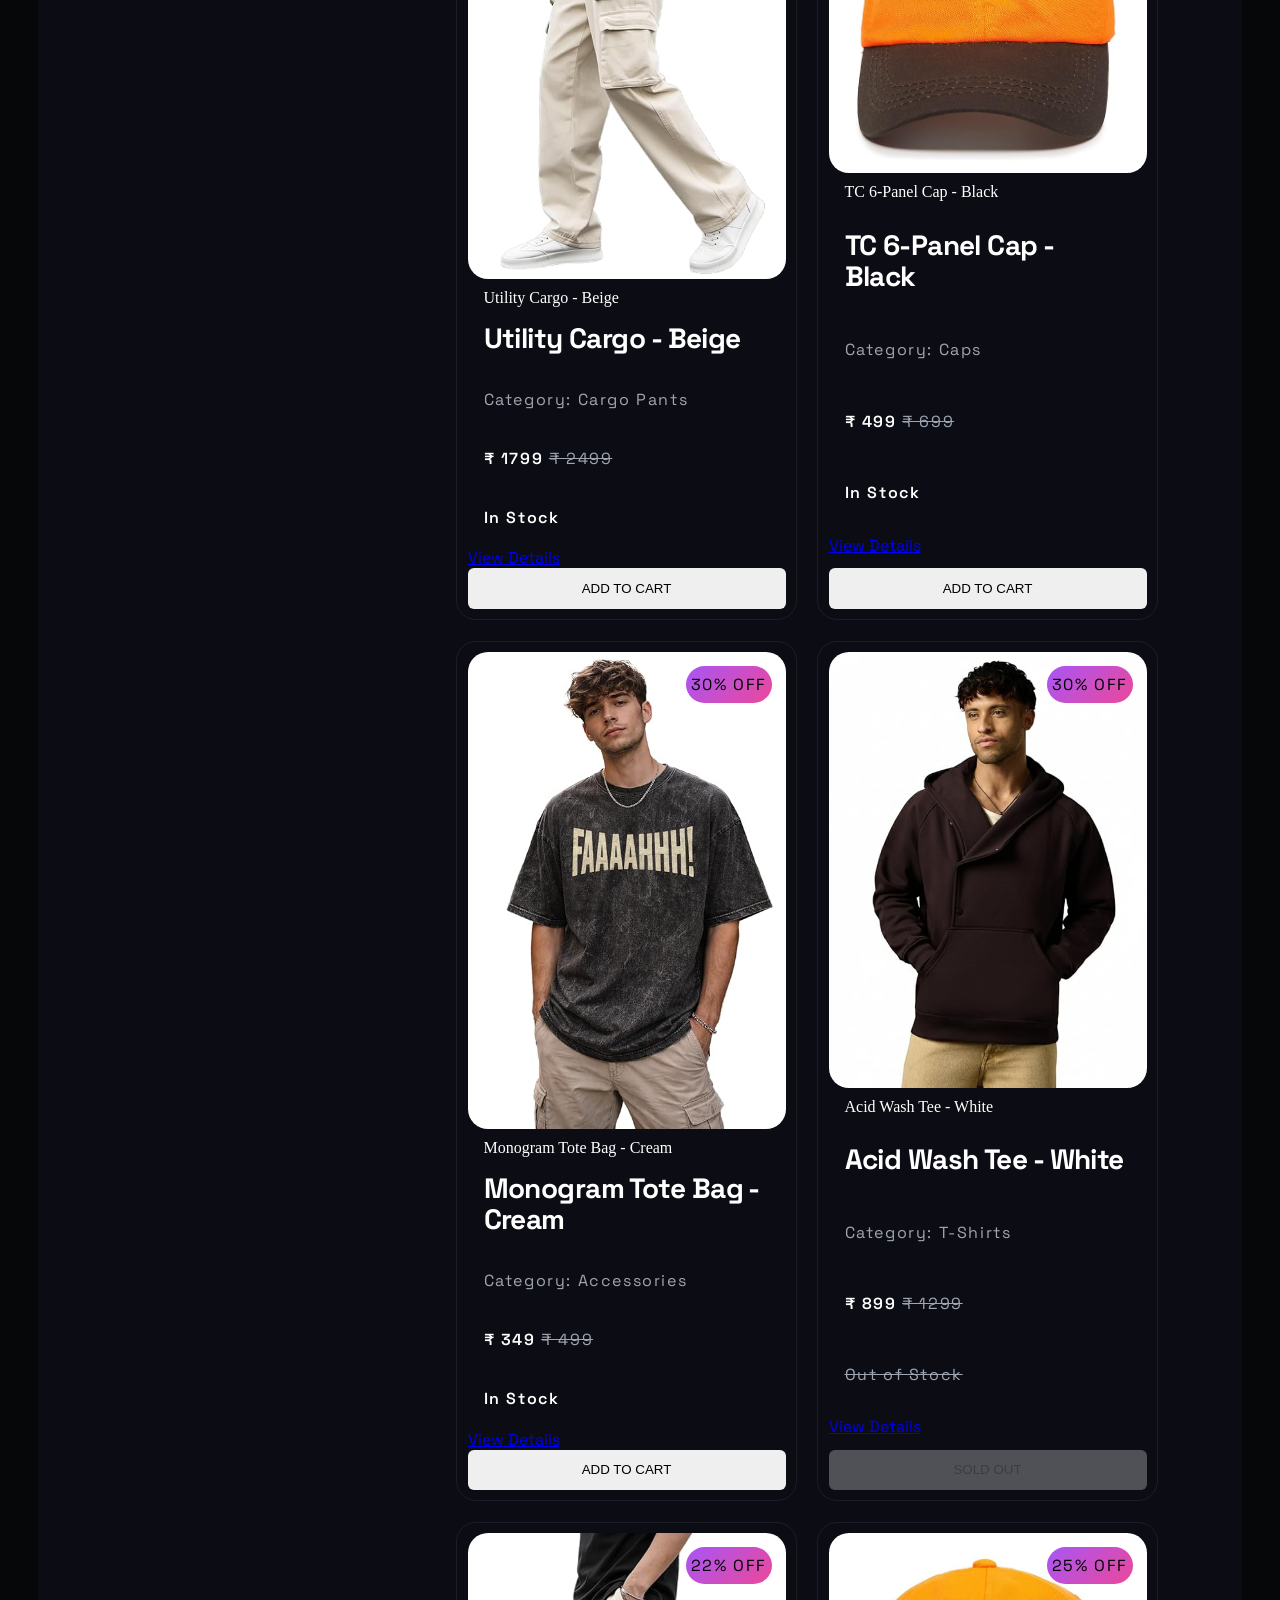
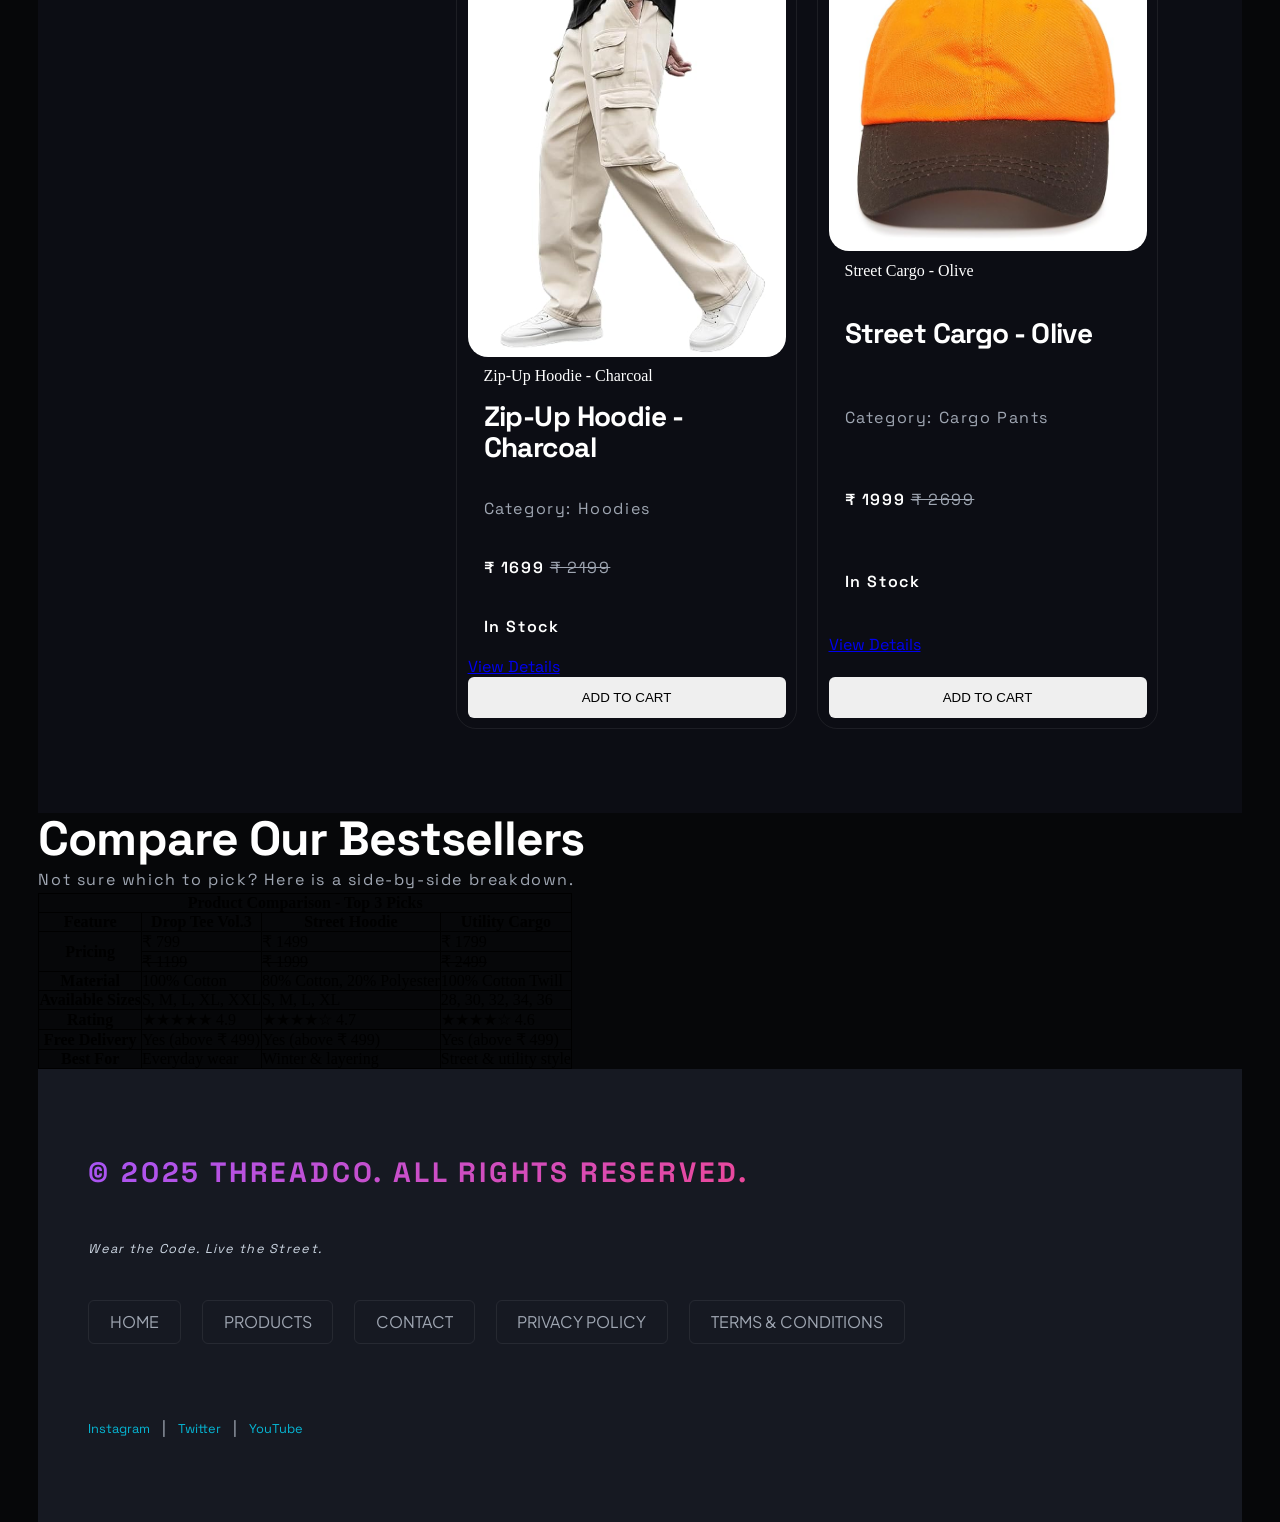
<file: src/products.html>
<!doctype html>
<html lang="en">
	<head>
		<meta charset="UTF-8" />
		<meta name="viewport" content="width=device-width, initial-scale=1.0" />
		<title>ThreadCo - The Catalogue</title>
		<style>
			table,
			tr,
			td,
			th {
				border: 1px solid black;
				border-collapse: collapse;
			}
		</style>
		<link rel="stylesheet" href="style.css" />
	</head>

	<body>
		<header>
			<h2>THREADCO</h2>
			<nav>
				<a href="index.html">HOME</a>
				<a href="products.html">PRODUCTS</a>
				<a href="product.html">PRODUCT DETAIL</a>
				<a href="contact.html">CONTACT</a>
				<a href="#" class="cart">CART (0)</a>
			</nav>
		</header>

		<main>
			<section id="products-top-section">
				<h2>The Catalogue</h2>
				<p>
					Fresh drops, every Friday.
					<strong>Limited stock. No restocks.</strong> Ever.
				</p>
				<p>Showing <strong>8 products</strong></p>
			</section>

			<section id="products-selling-section">
				<section id="products-selling-section-sidebar">
					<h2>Filter By</h2>
					<h3>Category</h3>
					<ul>
						<li>
							<input
								type="checkbox"
								id="cat-tshirts"
								name="category"
								value="tshirts" />
							<label for="cat-tshirts">T-Shirts</label>
						</li>
						<li>
							<input
								type="checkbox"
								id="cat-hoodies"
								name="category"
								value="hoodies" />
							<label for="cat-hoodies">Hoodies</label>
						</li>
						<li>
							<input
								type="checkbox"
								id="cat-cargo"
								name="category"
								value="cargo" />
							<label for="cat-cargo">Cargo Pants</label>
						</li>
						<li>
							<input
								type="checkbox"
								id="cat-caps"
								name="category"
								value="caps" />
							<label for="cat-caps">Caps</label>
						</li>
						<li>
							<input
								type="checkbox"
								id="cat-accessories"
								name="category"
								value="accessories" />
							<label for="cat-accessories">Accessories</label>
						</li>
					</ul>
					<h3>Price Range (&#8377;)</h3>
					<label for="price-min">Min:</label>
					<input
						type="number"
						id="price-min"
						name="price_min"
						placeholder="0"
						min="0" />
					<br />
					<label for="price-max">Max:</label>
					<input
						type="number"
						id="price-max"
						name="price_max"
						placeholder="5000"
						min="0" />
					<br /><br />
					<h3>Sort By</h3>
					<select id="sort" name="sort">
						<option value="popular">Most Popular</option>
						<option value="price-low">Price: Low to High</option>
						<option value="price-high">Price: High to Low</option>
						<option value="newest">Newest First</option>
					</select>
					<br /><br />
					<button id="filter" type="button">Apply Filters</button>
					<button id="clear" type="button">Clear All</button>
				</section>
				<section id="products-selling-section-right">
					<h2>All Products</h2>
					<section class="items-container">
						<article class="item">
						<figure>
							<img
								src="Assets/images/product 1.jpg"
								alt="ThreadCo Oversized Drop Tee Vol.3 in Black" />
							<figcaption>Oversized Drop Tee Vol.3</figcaption>
						</figure>
						<h3>Oversized Drop Tee Vol.3</h3>
						<p>Category: <span>T-Shirts</span></p>
						<p>
							<strong>&#8377; 799</strong> <s>&#8377; 1199</s>
							<mark>33% OFF</mark>
						</p>
						<p><strong>In Stock</strong></p>
						<a href="product.html">View Details</a>
						<button type="button">Add to Cart</button>
					</article>

					<article class="item">
						<figure>
							<img
								src="Assets/images/product 2.jpg"
								alt="ThreadCo Street Hoodie in Olive Green" />
							<figcaption>Street Hoodie - Olive</figcaption>
						</figure>
						<h3>Street Hoodie - Olive</h3>
						<p>Category: <span>Hoodies</span></p>
						<p>
							<strong>&#8377; 1499</strong> <s>&#8377; 1999</s>
							<mark>25% OFF</mark>
						</p>
						<p><strong>In Stock</strong></p>
						<a href="product.html">View Details</a>
						<button type="button">Add to Cart</button>
					</article>

					<article class="item">
						<figure>
							<img
								src="Assets/images/product 3.jpg"
								alt="ThreadCo Utility Cargo Pants in Beige" />
							<figcaption>Utility Cargo - Beige</figcaption>
						</figure>
						<h3>Utility Cargo - Beige</h3>
						<p>Category: <span>Cargo Pants</span></p>
						<p>
							<strong>&#8377; 1799</strong> <s>&#8377; 2499</s>
							<mark>28% OFF</mark>
						</p>
						<p><strong>In Stock</strong></p>
						<a href="product.html">View Details</a>
						<button type="button">Add to Cart</button>
					</article>

					<article class="item">
						<figure>
							<img
								src="Assets/images/product 4.jpg"
								alt="ThreadCo 6-Panel Cap in Black" />
							<figcaption>TC 6-Panel Cap - Black</figcaption>
						</figure>
						<h3>TC 6-Panel Cap - Black</h3>
						<p>Category: <span>Caps</span></p>
						<p>
							<strong>&#8377; 499</strong> <s>&#8377; 699</s>
							<mark>28% OFF</mark>
						</p>
						<p><strong>In Stock</strong></p>
						<a href="product.html">View Details</a>
						<button type="button">Add to Cart</button>
					</article>

					<article class="item">
						<figure>
							<img
								src="Assets/images/product 1.jpg"
								alt="ThreadCo Monogram Tote Bag in Cream" />
							<figcaption>Monogram Tote Bag - Cream</figcaption>
						</figure>
						<h3>Monogram Tote Bag - Cream</h3>
						<p>Category: <span>Accessories</span></p>
						<p>
							<strong>&#8377; 349</strong> <s>&#8377; 499</s>
							<mark>30% OFF</mark>
						</p>
						<p><strong>In Stock</strong></p>
						<a href="product.html">View Details</a>
						<button type="button">Add to Cart</button>
					</article>

					<article class="item">
						<figure>
							<img
								src="Assets/images/product 2.jpg"
								alt="ThreadCo Acid Wash Tee in White" />
							<figcaption>Acid Wash Tee - White</figcaption>
						</figure>
						<h3>Acid Wash Tee - White</h3>
						<p>Category: <span>T-Shirts</span></p>
						<p>
							<strong>&#8377; 899</strong> <s>&#8377; 1299</s>
							<mark>30% OFF</mark>
						</p>
						<!-- Out of stock - using s tag and strong for status -->
						<p><s>Out of Stock</s></p>
						<a href="product.html">View Details</a>
						<button type="button" disabled>Sold Out</button>
					</article>

					<article class="item">
						<figure>
							<img
								src="Assets/images/product 3.jpg"
								alt="ThreadCo Zip-Up Hoodie in Charcoal" />
							<figcaption>Zip-Up Hoodie - Charcoal</figcaption>
						</figure>
						<h3>Zip-Up Hoodie - Charcoal</h3>
						<p>Category: <span>Hoodies</span></p>
						<p>
							<strong>&#8377; 1699</strong> <s>&#8377; 2199</s>
							<mark>22% OFF</mark>
						</p>
						<p><strong>In Stock</strong></p>
						<a href="product.html">View Details</a>
						<button type="button">Add to Cart</button>
					</article>

					<article class="item">
						<figure>
							<img
								src="Assets/images/product 4.jpg"
								alt="ThreadCo Street Cargo in Olive" />
							<figcaption>Street Cargo - Olive</figcaption>
						</figure>
						<h3>Street Cargo - Olive</h3>
						<p>Category: <span>Cargo Pants</span></p>
						<p>
							<strong>&#8377; 1999</strong> <s>&#8377; 2699</s>
							<mark>25% OFF</mark>
						</p>
						<p><strong>In Stock</strong></p>
						<a href="product.html">View Details</a>
						<button type="button">Add to Cart</button>
					</article>
					</section>
				</section>
			</section>

			<section>
				<h2>Compare Our Bestsellers</h2>
				<p>Not sure which to pick? Here is a side-by-side breakdown.</p>

				<table>
					<tr>
						<th colspan="4">Product Comparison - Top 3 Picks</th>
					</tr>
					<tr>
						<th>Feature</th>
						<th>Drop Tee Vol.3</th>
						<th>Street Hoodie</th>
						<th>Utility Cargo</th>
					</tr>
					<tr>
						<th rowspan="2">Pricing</th>
						<td>&#8377; 799</td>
						<td>&#8377; 1499</td>
						<td>&#8377; 1799</td>
					</tr>
					<tr>
						<td><s>&#8377; 1199</s></td>
						<td><s>&#8377; 1999</s></td>
						<td><s>&#8377; 2499</s></td>
					</tr>
					<tr>
						<th>Material</th>
						<td>100% Cotton</td>
						<td>80% Cotton, 20% Polyester</td>
						<td>100% Cotton Twill</td>
					</tr>
					<tr>
						<th>Available Sizes</th>
						<td>S, M, L, XL, XXL</td>
						<td>S, M, L, XL</td>
						<td>28, 30, 32, 34, 36</td>
					</tr>
					<tr>
						<th>Rating</th>
						<td>&#9733;&#9733;&#9733;&#9733;&#9733; 4.9</td>
						<td>&#9733;&#9733;&#9733;&#9733;&#9734; 4.7</td>
						<td>&#9733;&#9733;&#9733;&#9733;&#9734; 4.6</td>
					</tr>
					<tr>
						<th>Free Delivery</th>
						<td>Yes (above &#8377; 499)</td>
						<td>Yes (above &#8377; 499)</td>
						<td>Yes (above &#8377; 499)</td>
					</tr>
					<tr>
						<th>Best For</th>
						<td>Everyday wear</td>
						<td>Winter &amp; layering</td>
						<td>Street &amp; utility style</td>
					</tr>
				</table>
			</section>
		</main>

		<footer>
			<p id="top-para">&copy; 2025 ThreadCo. All rights reserved.</p>
			<p id="em"><em>Wear the Code. Live the Street.</em></p>
			<nav>
				<ul>
					<li><a href="index.html">Home</a></li>
					<li><a href="products.html">Products</a></li>
					<li><a href="contact.html">Contact</a></li>
					<li><a href="#">Privacy Policy</a></li>
					<li><a href="#">Terms &amp; Conditions</a></li>
				</ul>
			</nav>

			<p id="link">
				<a href="https://instagram.com" target="_blank">Instagram</a>
				&nbsp;|&nbsp;
				<a href="https://twitter.com" target="_blank">Twitter</a>
				&nbsp;|&nbsp;
				<a href="https://youtube.com" target="_blank">YouTube</a>
			</p>
		</footer>
	</body>
</html>
</file>
<file: src/style.css>
@import url("https://fonts.googleapis.com/css2?family=Plus+Jakarta+Sans:wght@300;400;500;600;700;800&family=Space+Grotesk:wght@400;500;600;700;800&display=swap");
:root {
  /* Brand Theme Colors */
  --color-primary: #a855f7;
  --color-primary-glow: rgba(168, 85, 247, 0.25);
  --color-secondary: #ec4899;
  --color-secondary-glow: rgba(236, 72, 153, 0.25);
  --color-accent: #06b6d4;
  --hover: #ffffff12;
  /* table color */
  --table-color: rgba(30, 30, 30, 0.605);
  /* Base & Layout Backgrounds */
  --color-bg-base: #060709;
  --color-bg-section: #0c0d14;
  --color-bg-footer: #161922;
  --color-surface: #11131a;
  --color-surface-muted: #1e212f;
  /* Borders */
  --color-border: rgba(255, 255, 255, 0.07);
  /* Typography Text Colors */
  --white: #ffffff;
  --color-text-body: #cbd5e1;
  --color-text-muted: #9fa6b2;
  --font-display: "Space Grotesk", sans-serif;
  --font-body: "Plus Jakarta Sans", sans-serif;
  --radius-sm: 6px;
  --radius-md: 12px;
  --radius-lg: 20px;
  --shadow-sm: 0 4px 12px rgba(0, 0, 0, 0.5);
  --shadow-md: 0 12px 36px rgba(0, 0, 0, 0.7);
  --shadow-lg: 0 24px 64px rgba(0, 0, 0, 0.9);
  --gradient-accent: linear-gradient(
  	135deg,
  	var(--color-primary) 0%,
  	var(--color-secondary) 100%
  );
  --gradient-secondary: linear-gradient(
  	135deg,
  	var(--color-accent) 0%,
  	#3b82f6 100%
  );
}

h1,
h2,
h3,
h4,
h5,
h6 {
  font-family: var(--font-display);
  font-weight: 700;
  line-height: 1.1;
  letter-spacing: -0.02em;
  color: var(--white);
}

h1 {
  font-size: clamp(2.4rem, 6vw, 5rem);
}

h2 {
  font-size: clamp(1.8rem, 4vw, 3rem);
}

h3 {
  font-size: clamp(1.2rem, 2.5vw, 1.75rem);
}

h4 {
  font-size: 1.125rem;
  font-weight: 600;
}

p {
  letter-spacing: 0.1em;
  font-family: var(--font-display);
  font-size: 1rem;
  line-height: 1.7;
  color: var(--color-text-muted);
}

small {
  font-size: 0.8rem;
  color: var(--color-text-muted);
  font-family: var(--font-body);
}

strong {
  color: var(--white);
  font-weight: 600;
}

em {
  color: var(--color-text-body);
}

* {
  margin: 0;
  padding: 0;
  box-sizing: border-box;
}

html {
  font-size: 16px;
  scroll-behavior: smooth;
  height: 100%;
  width: 100%;
  background-color: var(--color-bg-base);
}

a {
  font-family: var(--font-display);
}

body {
  background-color: var(--color-bg-base);
  padding-left: 2.4rem;
  padding-right: 2.4rem;
}
body header {
  padding: 1rem 0rem;
  position: fixed;
  left: 1rem;
  right: 1rem;
  display: flex;
  flex-direction: row;
  justify-content: space-evenly;
  align-items: center;
  flex-wrap: wrap;
  gap: 1rem;
  border-bottom: 1px solid var(--color-border);
  backdrop-filter: blur(10px);
  z-index: 100;
}
body header h2 {
  font-family: var(--font-display);
  font-weight: 500;
  background: var(--gradient-accent);
  -webkit-background-clip: text;
  -webkit-text-fill-color: transparent;
  letter-spacing: 0.8rem;
}
body header nav {
  display: flex;
  flex-direction: row;
  justify-content: space-between;
  align-items: center;
  gap: 1rem;
}
body header nav a {
  padding: 0.7rem 1rem;
  text-decoration: none;
  color: var(--color-text-body);
  font-family: var(--font-display);
  font-weight: 500;
  transition: all 0.3s ease-in-out;
  border-radius: var(--radius-sm);
}
body header nav a:hover {
  color: var(--white);
  background-color: var(--color-border);
}
body header nav .cart {
  background-color: var(--color-primary);
  padding: 0.7rem 1rem;
  border-radius: var(--radius-sm);
  color: var(--white);
  font-family: var(--font-body);
  font-weight: 500;
  transition: all 0.3s ease-in-out;
}
body header nav .cart:hover {
  background-color: var(--color-secondary);
}
body footer {
  padding: 5rem 3.125rem;
  display: flex;
  flex-direction: column;
  justify-content: flex-start;
  align-items: flex-start;
  background-color: var(--color-bg-footer);
}
body footer #top-para {
  font-family: var(--font-display);
  text-transform: uppercase;
  background: var(--gradient-accent);
  -webkit-background-clip: text;
  -webkit-text-fill-color: transparent;
  font-size: 1.75rem;
  font-weight: 700;
  margin-bottom: 0.65rem;
}
body footer #em {
  margin-top: 1.93rem;
  font-size: 0.8rem;
}
body footer nav ul {
  margin: 2.5rem 0rem;
  display: flex;
  flex-direction: row;
  gap: 1.3rem;
  list-style: none;
  flex-wrap: wrap;
}
body footer nav ul li {
  border-radius: var(--radius-sm);
  border: 1px solid var(--color-border);
  padding: 0.65rem 1.3rem;
}
body footer nav ul li a {
  color: var(--color-text-muted);
  text-decoration: none;
  text-transform: uppercase;
  font-family: var(--font-body);
}
body footer nav ul li:hover {
  border-color: var(--color-primary);
}
body footer #link {
  margin-top: 1.93rem;
}
body footer #link a {
  font-size: 0.8rem;
  font-family: var(--font-display);
  color: var(--color-accent);
  text-decoration: none;
  letter-spacing: normal;
}
body footer #link a:hover {
  color: var(--color-secondary);
}
body main #hero {
  display: flex;
  flex-direction: row;
  flex-wrap: wrap;
  flex-grow: 1;
  justify-content: center;
  padding: 8rem 0;
  background-color: var(--color-bg-base);
}
body main #hero .left-hero {
  display: flex;
  max-width: 55vw;
  flex-direction: column;
  justify-content: center;
  padding: 0 2rem;
}
body main #hero .left-hero h1 {
  text-transform: uppercase;
}
body main #hero .left-hero h1 span {
  background: var(--gradient-accent);
  -webkit-background-clip: text;
  -webkit-text-fill-color: transparent;
}
body main #hero .left-hero p {
  font-family: var(--font-display);
}
body main #hero .left-hero #cta {
  display: flex;
  flex-direction: row;
  gap: 1rem;
  margin-top: 2rem;
}
body main #hero .left-hero #cta a {
  text-transform: uppercase;
  text-decoration: none;
  color: var(--white);
  font-family: var(--font-body);
  font-weight: 500;
  padding: 1.3rem 1rem;
  border-radius: var(--radius-sm);
  transition: all 0.3s ease-in-out;
}
body main #hero .left-hero #cta a.btn1 {
  background: var(--gradient-accent);
  color: var(--white);
}
body main #hero .left-hero #cta a.btn1:hover {
  background-color: var(--white);
}
body main #hero .left-hero #cta a.btn2 {
  color: var(--white);
  border: 3px solid var(--color-border);
}
body main #hero .left-hero #cta a.btn2:hover {
  background-color: var(--color-border);
  border-color: var(--white);
}
body main #hero .right-hero {
  flex: 1 1 20rem;
  display: flex;
  flex-direction: row;
  justify-content: center;
  align-items: center;
}
body main #hero .right-hero img {
  height: 90%;
  width: 70%;
  border-radius: var(--radius-md);
  box-shadow: var(--shadow-lg);
}
body main .sell-section {
  text-transform: uppercase;
  padding: 4rem 4.5rem;
  background-color: var(--color-bg-section);
  display: flex;
  flex-direction: column;
  justify-content: space-between;
  gap: 1rem;
}
body main .sell-section h2 {
  font-size: 6rem;
}
body main .sell-section #items {
  display: flex;
  flex-direction: row;
  flex-wrap: wrap;
  align-items: center;
  justify-content: center;
  gap: 2rem;
}
body main .sell-section #items .item {
  flex: 1 1 20rem;
  position: relative;
  padding: 0.6rem;
  border-radius: var(--radius-lg);
  border: 1px solid var(--color-border);
  display: flex;
  flex-direction: column;
  justify-content: space-between;
  transition: all 1.7s cubic-bezier(0.25, 1, 0.5, 1);
}
body main .sell-section #items .item figure img {
  border-radius: var(--radius-lg);
  width: 100%;
  z-index: -10;
}
body main .sell-section #items .item figure img:hover {
  opacity: 1;
  transform: translatez(8px) scale(1.01);
}
body main .sell-section #items .item figure figcaption {
  color: var(--white);
  padding: 0rem 1rem;
  margin-top: 0.4rem;
}
body main .sell-section #items .item figure {
  overflow: hidden;
}
body main .sell-section #items .item h3 {
  padding: 1rem 1rem;
}
body main .sell-section #items .item p {
  padding: 1rem 1rem;
}
body main .sell-section #items .item mark {
  position: absolute;
  right: 1.5rem;
  top: 1.5rem;
  border-radius: var(--radius-lg);
  padding: 0.3rem;
  background: var(--gradient-accent);
}
body main .sell-section #items .item button {
  border-radius: var(--radius-sm);
  border: none;
  text-transform: uppercase;
  padding: 0.8rem 0rem;
}
body main .sell-section #items .item:hover {
  border-color: var(--color-primary);
  opacity: 1;
  transform: translatez(8px) scale(1.05);
}
body main .sellingList {
  background-color: var(--color-bg-base);
  padding: 5rem 3.15rem;
  display: flex;
  flex-direction: column;
  justify-content: flex-start;
  align-items: flex-start;
  overflow: scroll;
  color: var(--white);
}
body main .sellingList h2 {
  margin-bottom: 0.95rem;
  font-size: 4rem;
  text-transform: uppercase;
}
body main .sellingList table {
  width: 100%;
  border-radius: var(--radius-lg);
}
body main .sellingList table tr {
  color: var(--white);
  border: none;
}
body main .sellingList table tr th {
  border: none;
  padding: 0.9rem 1.3rem;
  font-family: var(--font-display);
  text-transform: uppercase;
  font-family: var(--font-display);
  background-color: var(--table-color);
  color: var(--color-text-muted);
  text-align: start;
  border-top: var(--color-border);
}
body main .sellingList table tr th.heading {
  background: var(--gradient-accent);
  font-family: var(--font-display);
}
body main .sellingList table tr td {
  border: none;
  font-family: var(--font-display);
  padding: 0.9rem 1.3rem;
  background-color: var(--table-color);
  font-family: var(--font-display);
  color: var(--color-text-body);
  border-top: 1px solid var(--color-border);
}
body main .sellingList table tr:hover {
  background-color: rgba(255, 255, 255, 0.0705882353);
}
body main .sellingList::-webkit-scrollbar {
  display: none;
}
body main .promises {
  padding: 5rem 3.15rem;
  display: flex;
  flex-direction: column;
  align-items: flex-start;
  justify-content: flex-start;
  gap: 2rem;
}
body main .promises h2 {
  text-transform: uppercase;
  font-size: 4.8rem;
}
body main .promises ul {
  margin: 3.15rem 0rem;
  font-family: var(--font-display);
  display: flex;
  flex-direction: row;
  flex-wrap: wrap;
  align-items: center;
  justify-content: center;
  gap: 1rem;
}
body main .promises ul li {
  font-family: var(--font-display);
  font-size: 0.9rem;
  flex: 1 1 14rem;
  display: flex;
  flex-direction: column;
  align-items: start;
  justify-content: start;
  width: -moz-fit-content;
  width: fit-content;
  color: var(--color-text-body);
  background-color: var(--color-surface);
  padding: 1.5rem 1.5rem;
  border-radius: var(--radius-md);
  border-left: 0.25rem;
}
body main .promises ul li strong {
  color: var(--white);
  margin-bottom: 0.625rem;
  text-align: start;
  font-size: 1.2rem;
}
body main .promises hr {
  width: 100%;
  background-color: var(--color-text-body);
  height: 0.1px;
}
body main .promises dl {
  margin: 0.65rem;
  padding: 1.9rem 0rem;
  font-family: var(--font-display);
  display: flex;
  flex-direction: row;
  flex-wrap: wrap;
  align-items: center;
  justify-content: center;
  gap: 0.5rem;
}
body main .promises dl section {
  display: flex;
  flex-direction: column;
  justify-content: flex-start;
  padding: 1.5rem;
  border-radius: var(--radius-md);
  border: 1px solid var(--color-border);
  flex: 1 1 14rem;
}
body main .promises dl section dt {
  color: var(--color-accent);
  margin-bottom: 0.65rem;
  text-transform: uppercase;
}
body main .promises dl section dd {
  font-size: 0.9rem;
  color: var(--color-text-body);
  font-family: var(--font-body);
}
body main .promises dl section:hover {
  background-color: var(--hover);
  border-color: var(--color-primary);
}
body main .mail {
  padding: 7.5rem 1.93rem;
  display: flex;
  flex-direction: column;
  justify-content: flex-start;
  align-items: center;
  background-color: var(--color-surface);
}
body main .mail h2 {
  text-transform: uppercase;
  padding: 0.95rem 0rem;
  font-size: 4.8rem;
}
body main .mail p {
  font-family: var(--font-body);
  align-items: center;
  padding: 1.3rem 0rem;
  margin: 0rem 18.95rem;
  font-size: 1.1rem;
}
body main .mail form {
  display: flex;
  justify-content: center;
  border: 1px solid var(--color-border);
  border-radius: var(--radius-sm);
  overflow: hidden;
}
body main .mail form input {
  padding: 0.9rem 1.93rem;
  border: none;
  background-color: rgba(50, 50, 50, 0.3058823529);
  font-size: 1.2rem;
  font-family: var(--font-body);
  color: var(--white);
}
body main .mail form button {
  background: var(--gradient-accent);
  padding: 0.9rem 1.93rem;
  border: none;
  font-size: 1.2rem;
  font-family: var(--font-display);
  text-transform: uppercase;
  color: var(--white);
}
body main #products-top-section {
  padding: 7.5rem 3rem;
  display: flex;
  flex-direction: column;
  align-items: flex-start;
  justify-content: center;
}
body main #products-top-section h2 {
  padding-bottom: 1.3rem;
  text-transform: uppercase;
  font-size: 4.8rem;
}
body main #products-top-section p {
  font-size: 1.1rem;
  color: var(--color-text-muted);
}
body main #products-selling-section {
  padding: 3.75rem;
  background-color: var(--color-bg-section);
  display: flex;
  flex-direction: row;
  overflow-y: scroll;
  justify-content: space-between;
}
body main #products-selling-section::-webkit-scrollbar {
  display: none;
}
body main #products-selling-section {
  height: -moz-fit-content;
  height: fit-content;
  flex-wrap: wrap;
}
body main #products-selling-section #products-selling-section-sidebar {
  height: -moz-fit-content;
  height: fit-content;
  padding: 1.3rem;
  border-radius: var(--radius-md);
  background-color: #171822;
}
body main #products-selling-section #products-selling-section-sidebar h2 {
  font-size: 0.8rem;
  padding-bottom: 0.65rem;
  color: var(--color-primary);
  text-transform: uppercase;
  letter-spacing: 0.1rem;
  border-bottom: 1.5px solid var(--color-border);
}
body main #products-selling-section #products-selling-section-sidebar h3 {
  text-transform: uppercase;
  letter-spacing: 0.1rem;
  font-size: 0.8rem;
  padding-top: 1.93rem;
  padding-bottom: 1.3rem;
}
body main #products-selling-section #products-selling-section-sidebar ul {
  list-style: none;
  color: var(--color-text-muted);
  display: flex;
  flex-direction: column;
}
body main #products-selling-section #products-selling-section-sidebar ul li {
  display: flex;
  flex-direction: row;
  align-items: center;
  justify-content: flex-start;
  gap: 0.4rem;
}
body main #products-selling-section #products-selling-section-sidebar ul li input {
  height: 1.125rem;
  width: 1.125rem;
}
body main #products-selling-section #products-selling-section-sidebar ul li {
  font-family: var(--font-body);
}
body main #products-selling-section #products-selling-section-sidebar ul li label:hover {
  cursor: pointer;
}
body main #products-selling-section #products-selling-section-sidebar {
  display: flex;
  flex-direction: column;
}
body main #products-selling-section #products-selling-section-sidebar input {
  margin: 0.63rem 0rem;
  padding: 0.5rem 0.63rem;
  background-color: rgba(0, 0, 0, 0.9019607843);
  border: none;
  border-radius: var(--radius-sm);
  color: var(--color-text-body);
}
body main #products-selling-section #products-selling-section-sidebar label {
  color: var(--color-text-body);
  font-family: var(--font-body);
}
body main #products-selling-section #products-selling-section-sidebar select {
  background-color: rgba(0, 0, 0, 0.9019607843);
  color: var(--color-text-body);
  font-family: var(--font-display);
}
body main #products-selling-section #products-selling-section-sidebar select, body main #products-selling-section #products-selling-section-sidebar button {
  margin: 0.63rem 0rem;
  padding: 0.5rem 0.63rem;
  border-radius: var(--radius-sm);
  border: none;
  font-family: var(--font-display);
  font-size: 1rem;
  font-weight: 600;
}
body main #products-selling-section #products-selling-section-sidebar #clear {
  background-color: transparent;
  border: 1px solid var(--color-border);
  color: var(--color-text-muted);
}
body main #products-selling-section #products-selling-section-right h2 {
  padding-bottom: 1.3rem;
  text-transform: uppercase;
}
body main #products-selling-section #products-selling-section-right .items-container {
  padding: 1.5rem;
  overflow-y: scroll;
}
body main #products-selling-section #products-selling-section-right .items-container::-webkit-scrollbar {
  display: none;
}
body main #products-selling-section #products-selling-section-right .items-container {
  display: grid;
  grid-template-columns: repeat(auto-fill, minmax(20rem, 1fr));
  gap: 1.3rem;
}
body main #products-selling-section #products-selling-section-right .items-container .item {
  flex: 1 1 20rem;
  position: relative;
  padding: 0.63rem;
  border-radius: var(--radius-lg);
  border: 1px solid var(--color-border);
  display: flex;
  flex-direction: column;
  justify-content: space-between;
  transition: all 1.7s cubic-bezier(0.25, 1, 0.5, 1);
}
body main #products-selling-section #products-selling-section-right .items-container .item figure img {
  border-radius: var(--radius-lg);
  width: 100%;
  z-index: -10;
}
body main #products-selling-section #products-selling-section-right .items-container .item figure img:hover {
  opacity: 1;
  transform: translateZ(8px) scale(1.01);
}
body main #products-selling-section #products-selling-section-right .items-container .item figure figcaption {
  color: var(--white);
  padding: 0rem 1rem;
  margin-top: 0.4rem;
}
body main #products-selling-section #products-selling-section-right .items-container .item figure {
  overflow: hidden;
}
body main #products-selling-section #products-selling-section-right .items-container .item h3 {
  padding: 1rem 1rem;
}
body main #products-selling-section #products-selling-section-right .items-container .item p {
  padding: 1rem 1rem;
}
body main #products-selling-section #products-selling-section-right .items-container .item mark {
  position: absolute;
  right: 1.5rem;
  top: 1.5rem;
  border-radius: var(--radius-lg);
  padding: 0.3rem;
  background: var(--gradient-accent);
}
body main #products-selling-section #products-selling-section-right .items-container .item button {
  border-radius: var(--radius-sm);
  border: none;
  text-transform: uppercase;
  padding: 0.8rem 0rem;
}
body main #products-selling-section #products-selling-section-right .items-container .item:hover {
  border-color: var(--color-primary);
  opacity: 1;
  transform: translatez(8px) scale(1.05);
}/*# sourceMappingURL=style.css.map */
</file>
